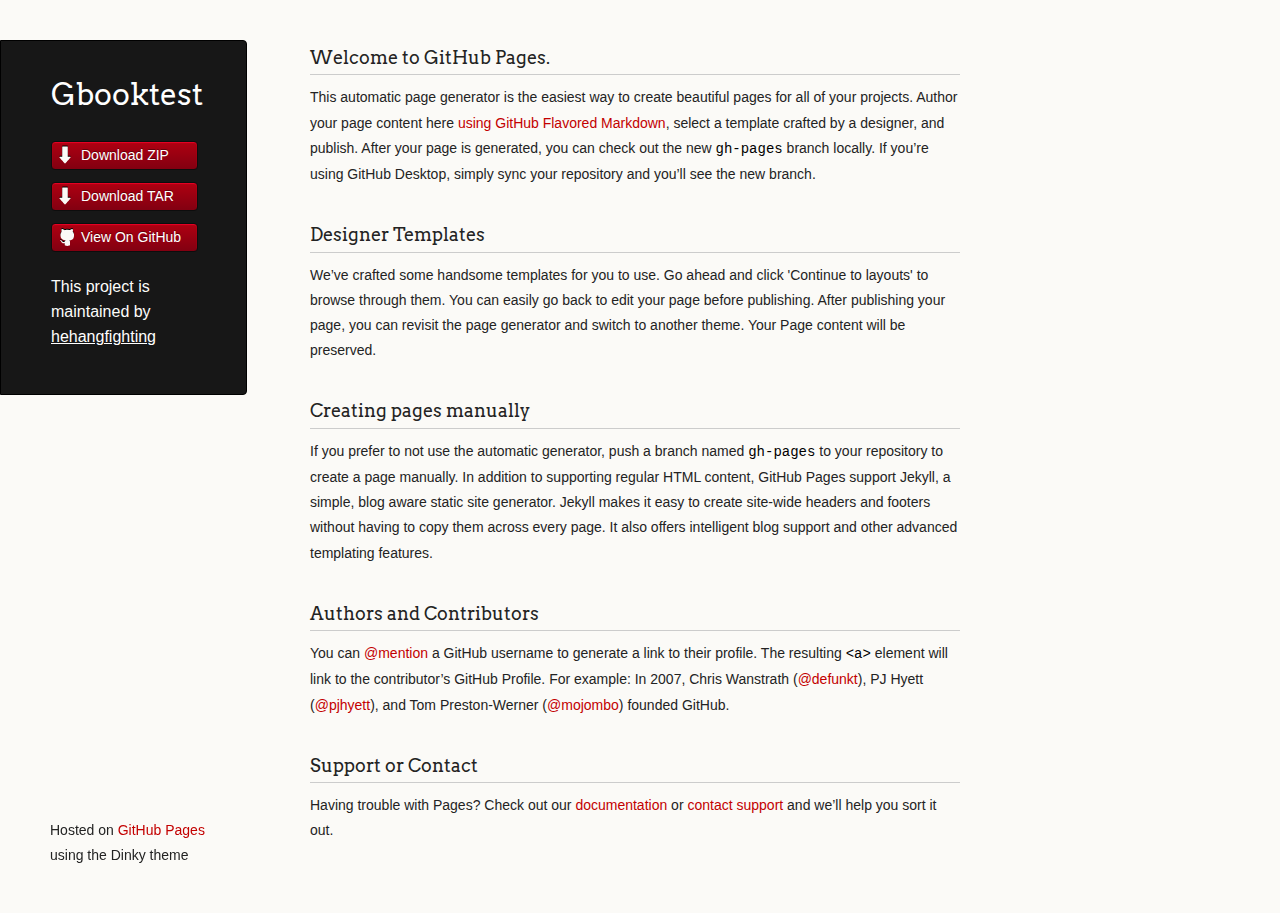
<file: index.html>
<!doctype html>
<html>
  <head>
    <meta charset="utf-8">
    <meta http-equiv="X-UA-Compatible" content="chrome=1">
    <title>Gbooktest by hehangfighting</title>

    <link rel="stylesheet" href="stylesheets/styles.css">
    <link rel="stylesheet" href="stylesheets/github-light.css">
    <script src="javascripts/scale.fix.js"></script>
    <meta name="viewport" content="width=device-width, initial-scale=1, user-scalable=no">
    <!--[if lt IE 9]>
    <script src="//html5shiv.googlecode.com/svn/trunk/html5.js"></script>
    <![endif]-->
  </head>
  <body>
    <div class="wrapper">
      <header>
        <h1 class="header">Gbooktest</h1>
        <p class="header"></p>

        <ul>
          <li class="download"><a class="buttons" href="https://github.com/hehangfighting/gbookTest/zipball/master">Download ZIP</a></li>
          <li class="download"><a class="buttons" href="https://github.com/hehangfighting/gbookTest/tarball/master">Download TAR</a></li>
          <li><a class="buttons github" href="https://github.com/hehangfighting/gbookTest">View On GitHub</a></li>
        </ul>

        <p class="header">This project is maintained by <a class="header name" href="https://github.com/hehangfighting">hehangfighting</a></p>


      </header>
      <section>
        <h3>
<a id="welcome-to-github-pages" class="anchor" href="#welcome-to-github-pages" aria-hidden="true"><span aria-hidden="true" class="octicon octicon-link"></span></a>Welcome to GitHub Pages.</h3>

<p>This automatic page generator is the easiest way to create beautiful pages for all of your projects. Author your page content here <a href="https://guides.github.com/features/mastering-markdown/">using GitHub Flavored Markdown</a>, select a template crafted by a designer, and publish. After your page is generated, you can check out the new <code>gh-pages</code> branch locally. If you’re using GitHub Desktop, simply sync your repository and you’ll see the new branch.</p>

<h3>
<a id="designer-templates" class="anchor" href="#designer-templates" aria-hidden="true"><span aria-hidden="true" class="octicon octicon-link"></span></a>Designer Templates</h3>

<p>We’ve crafted some handsome templates for you to use. Go ahead and click 'Continue to layouts' to browse through them. You can easily go back to edit your page before publishing. After publishing your page, you can revisit the page generator and switch to another theme. Your Page content will be preserved.</p>

<h3>
<a id="creating-pages-manually" class="anchor" href="#creating-pages-manually" aria-hidden="true"><span aria-hidden="true" class="octicon octicon-link"></span></a>Creating pages manually</h3>

<p>If you prefer to not use the automatic generator, push a branch named <code>gh-pages</code> to your repository to create a page manually. In addition to supporting regular HTML content, GitHub Pages support Jekyll, a simple, blog aware static site generator. Jekyll makes it easy to create site-wide headers and footers without having to copy them across every page. It also offers intelligent blog support and other advanced templating features.</p>

<h3>
<a id="authors-and-contributors" class="anchor" href="#authors-and-contributors" aria-hidden="true"><span aria-hidden="true" class="octicon octicon-link"></span></a>Authors and Contributors</h3>

<p>You can <a href="https://help.github.com/articles/basic-writing-and-formatting-syntax/#mentioning-users-and-teams" class="user-mention">@mention</a> a GitHub username to generate a link to their profile. The resulting <code>&lt;a&gt;</code> element will link to the contributor’s GitHub Profile. For example: In 2007, Chris Wanstrath (<a href="https://github.com/defunkt" class="user-mention">@defunkt</a>), PJ Hyett (<a href="https://github.com/pjhyett" class="user-mention">@pjhyett</a>), and Tom Preston-Werner (<a href="https://github.com/mojombo" class="user-mention">@mojombo</a>) founded GitHub.</p>

<h3>
<a id="support-or-contact" class="anchor" href="#support-or-contact" aria-hidden="true"><span aria-hidden="true" class="octicon octicon-link"></span></a>Support or Contact</h3>

<p>Having trouble with Pages? Check out our <a href="https://help.github.com/pages">documentation</a> or <a href="https://github.com/contact">contact support</a> and we’ll help you sort it out.</p>
      </section>
      <footer>
        <p><small>Hosted on <a href="https://pages.github.com">GitHub Pages</a> using the Dinky theme</small></p>
      </footer>
    </div>
    <!--[if !IE]><script>fixScale(document);</script><![endif]-->
		
  </body>
</html>
</file>
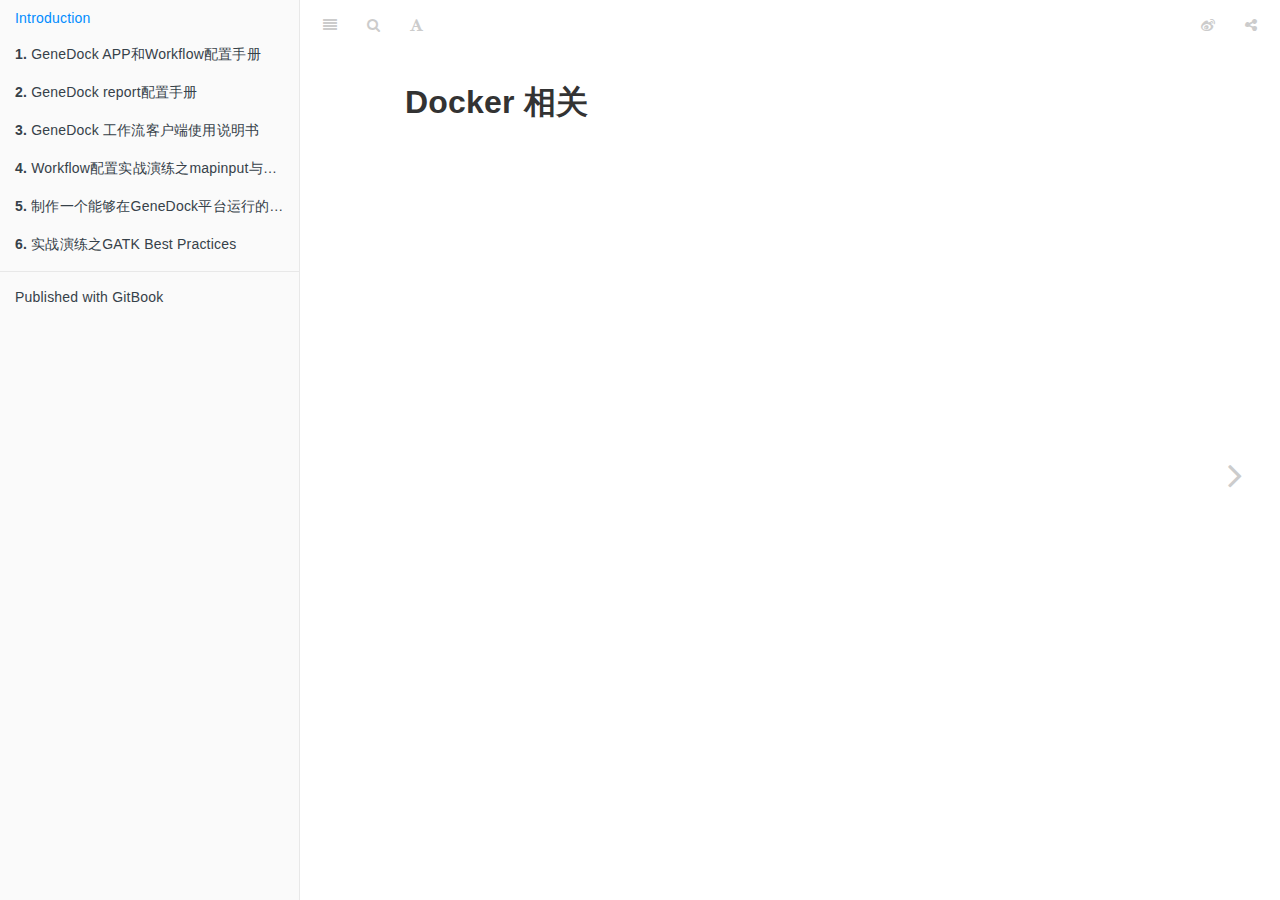
<file: _book/index.html>
<!DOCTYPE HTML>
<html lang="en" >
    
    <head>
        
        <meta charset="UTF-8">
        <meta http-equiv="X-UA-Compatible" content="IE=edge" />
        <title>Introduction | Docker 相关</title>
        <meta content="text/html; charset=utf-8" http-equiv="Content-Type">
        <meta name="description" content="">
        <meta name="generator" content="GitBook 2.6.7">
        
        
        <meta name="HandheldFriendly" content="true"/>
        <meta name="viewport" content="width=device-width, initial-scale=1, user-scalable=no">
        <meta name="apple-mobile-web-app-capable" content="yes">
        <meta name="apple-mobile-web-app-status-bar-style" content="black">
        <link rel="apple-touch-icon-precomposed" sizes="152x152" href="gitbook/images/apple-touch-icon-precomposed-152.png">
        <link rel="shortcut icon" href="gitbook/images/favicon.ico" type="image/x-icon">
        
    <link rel="stylesheet" href="gitbook/style.css">
    
        
        <link rel="stylesheet" href="gitbook/plugins/gitbook-plugin-highlight/website.css">
        
    
        
        <link rel="stylesheet" href="gitbook/plugins/gitbook-plugin-search/search.css">
        
    
        
        <link rel="stylesheet" href="gitbook/plugins/gitbook-plugin-fontsettings/website.css">
        
    
    

        
    
    
    <link rel="next" href="./mds/01.html" />
    
    

        
    </head>
    <body>
        
        
    <div class="book"
        data-level="0"
        data-chapter-title="Introduction"
        data-filepath="README.md"
        data-basepath="."
        data-revision="Mon Apr 18 2016 12:57:04 GMT+0800 (CST)"
        data-innerlanguage="">
    

<div class="book-summary">
    <nav role="navigation">
        <ul class="summary">
            
            
            
            

            

            
    
        <li class="chapter active" data-level="0" data-path="index.html">
            
                
                    <a href="./index.html">
                
                        <i class="fa fa-check"></i>
                        
                        Introduction
                    </a>
            
            
        </li>
    
        <li class="chapter " data-level="1" data-path="mds/01.html">
            
                
                    <a href="./mds/01.html">
                
                        <i class="fa fa-check"></i>
                        
                            <b>1.</b>
                        
                        GeneDock APP和Workflow配置手册
                    </a>
            
            
        </li>
    
        <li class="chapter " data-level="2" data-path="mds/GeneDock report配置手册.html">
            
                
                    <a href="./mds/GeneDock report配置手册.html">
                
                        <i class="fa fa-check"></i>
                        
                            <b>2.</b>
                        
                        GeneDock report配置手册
                    </a>
            
            
        </li>
    
        <li class="chapter " data-level="3" data-path="mds/GeneDock 工作流客户端使用说明书.html">
            
                
                    <a href="./mds/GeneDock 工作流客户端使用说明书.html">
                
                        <i class="fa fa-check"></i>
                        
                            <b>3.</b>
                        
                        GeneDock 工作流客户端使用说明书
                    </a>
            
            
        </li>
    
        <li class="chapter " data-level="4" data-path="mds/Workflow配置实战演练之mapinput与mapoutput.html">
            
                
                    <a href="./mds/Workflow配置实战演练之mapinput与mapoutput.html">
                
                        <i class="fa fa-check"></i>
                        
                            <b>4.</b>
                        
                        Workflow配置实战演练之mapinput与mapoutput
                    </a>
            
            
        </li>
    
        <li class="chapter " data-level="5" data-path="mds/制作一个能够在GeneDock平台运行的Docker镜像.html">
            
                
                    <a href="./mds/制作一个能够在GeneDock平台运行的Docker镜像.html">
                
                        <i class="fa fa-check"></i>
                        
                            <b>5.</b>
                        
                        制作一个能够在GeneDock平台运行的Docker镜像
                    </a>
            
            
        </li>
    
        <li class="chapter " data-level="6" data-path="mds/实战演练之GATK Best Practices.html">
            
                
                    <a href="./mds/实战演练之GATK Best Practices.html">
                
                        <i class="fa fa-check"></i>
                        
                            <b>6.</b>
                        
                        实战演练之GATK Best Practices
                    </a>
            
            
        </li>
    


            
            <li class="divider"></li>
            <li>
                <a href="https://www.gitbook.com" target="blank" class="gitbook-link">
                    Published with GitBook
                </a>
            </li>
            
        </ul>
    </nav>
</div>

    <div class="book-body">
        <div class="body-inner">
            <div class="book-header" role="navigation">
    <!-- Actions Left -->
    

    <!-- Title -->
    <h1>
        <i class="fa fa-circle-o-notch fa-spin"></i>
        <a href="./" >Docker 相关</a>
    </h1>
</div>

            <div class="page-wrapper" tabindex="-1" role="main">
                <div class="page-inner">
                
                
                    <section class="normal" id="section-">
                    
                        <h1 id="docker-&#x76F8;&#x5173;">Docker &#x76F8;&#x5173;</h1>

                    
                    </section>
                
                
                </div>
            </div>
        </div>

        
        
        <a href="./mds/01.html" class="navigation navigation-next navigation-unique" aria-label="Next page: GeneDock APP和Workflow配置手册"><i class="fa fa-angle-right"></i></a>
        
    </div>
</div>

        
<script src="gitbook/app.js"></script>

    
    <script src="gitbook/plugins/gitbook-plugin-search/lunr.min.js"></script>
    

    
    <script src="gitbook/plugins/gitbook-plugin-search/search.js"></script>
    

    
    <script src="gitbook/plugins/gitbook-plugin-sharing/buttons.js"></script>
    

    
    <script src="gitbook/plugins/gitbook-plugin-fontsettings/buttons.js"></script>
    

<script>
require(["gitbook"], function(gitbook) {
    var config = {"highlight":{},"search":{"maxIndexSize":1000000},"sharing":{"facebook":true,"twitter":true,"google":false,"weibo":false,"instapaper":false,"vk":false,"all":["facebook","google","twitter","weibo","instapaper"]},"fontsettings":{"theme":"white","family":"sans","size":2}};
    gitbook.start(config);
});
</script>

        
    </body>
    
</html>
</file>
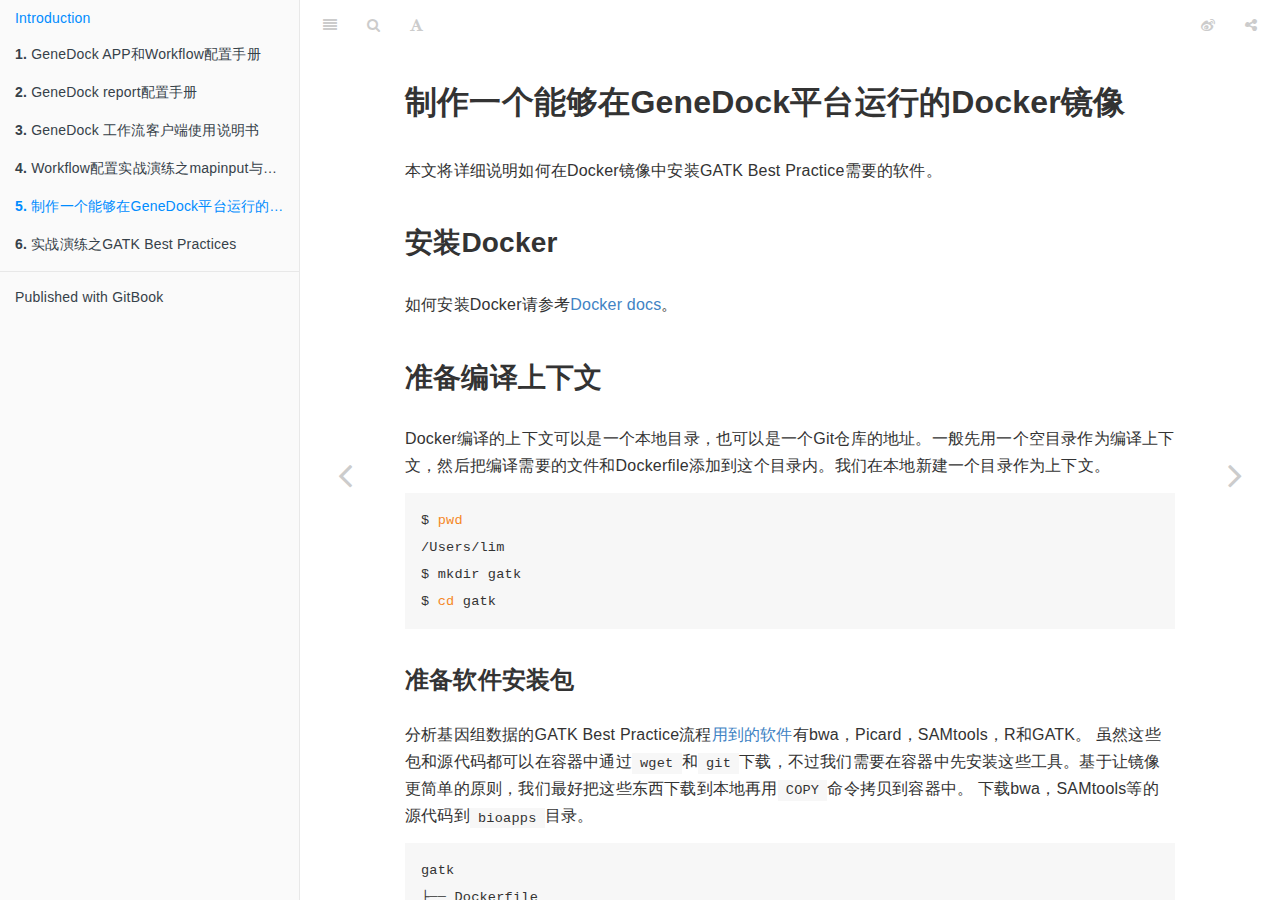
<file: _book/mds/制作一个能够在GeneDock平台运行的Docker镜像.html>
<!DOCTYPE HTML>
<html lang="en" >
    
    <head>
        
        <meta charset="UTF-8">
        <meta http-equiv="X-UA-Compatible" content="IE=edge" />
        <title>制作一个能够在GeneDock平台运行的Docker镜像 | Docker 相关</title>
        <meta content="text/html; charset=utf-8" http-equiv="Content-Type">
        <meta name="description" content="">
        <meta name="generator" content="GitBook 2.6.7">
        
        
        <meta name="HandheldFriendly" content="true"/>
        <meta name="viewport" content="width=device-width, initial-scale=1, user-scalable=no">
        <meta name="apple-mobile-web-app-capable" content="yes">
        <meta name="apple-mobile-web-app-status-bar-style" content="black">
        <link rel="apple-touch-icon-precomposed" sizes="152x152" href="../gitbook/images/apple-touch-icon-precomposed-152.png">
        <link rel="shortcut icon" href="../gitbook/images/favicon.ico" type="image/x-icon">
        
    <link rel="stylesheet" href="../gitbook/style.css">
    
        
        <link rel="stylesheet" href="../gitbook/plugins/gitbook-plugin-highlight/website.css">
        
    
        
        <link rel="stylesheet" href="../gitbook/plugins/gitbook-plugin-search/search.css">
        
    
        
        <link rel="stylesheet" href="../gitbook/plugins/gitbook-plugin-fontsettings/website.css">
        
    
    

        
    
    
    <link rel="next" href="../mds/实战演练之GATK Best Practices.html" />
    
    
    <link rel="prev" href="../mds/Workflow配置实战演练之mapinput与mapoutput.html" />
    

        
    </head>
    <body>
        
        
    <div class="book"
        data-level="5"
        data-chapter-title="制作一个能够在GeneDock平台运行的Docker镜像"
        data-filepath="mds/制作一个能够在GeneDock平台运行的Docker镜像.md"
        data-basepath=".."
        data-revision="Mon Apr 18 2016 12:57:04 GMT+0800 (CST)"
        data-innerlanguage="">
    

<div class="book-summary">
    <nav role="navigation">
        <ul class="summary">
            
            
            
            

            

            
    
        <li class="chapter " data-level="0" data-path="index.html">
            
                
                    <a href="../index.html">
                
                        <i class="fa fa-check"></i>
                        
                        Introduction
                    </a>
            
            
        </li>
    
        <li class="chapter " data-level="1" data-path="mds/01.html">
            
                
                    <a href="../mds/01.html">
                
                        <i class="fa fa-check"></i>
                        
                            <b>1.</b>
                        
                        GeneDock APP和Workflow配置手册
                    </a>
            
            
        </li>
    
        <li class="chapter " data-level="2" data-path="mds/GeneDock report配置手册.html">
            
                
                    <a href="../mds/GeneDock report配置手册.html">
                
                        <i class="fa fa-check"></i>
                        
                            <b>2.</b>
                        
                        GeneDock report配置手册
                    </a>
            
            
        </li>
    
        <li class="chapter " data-level="3" data-path="mds/GeneDock 工作流客户端使用说明书.html">
            
                
                    <a href="../mds/GeneDock 工作流客户端使用说明书.html">
                
                        <i class="fa fa-check"></i>
                        
                            <b>3.</b>
                        
                        GeneDock 工作流客户端使用说明书
                    </a>
            
            
        </li>
    
        <li class="chapter " data-level="4" data-path="mds/Workflow配置实战演练之mapinput与mapoutput.html">
            
                
                    <a href="../mds/Workflow配置实战演练之mapinput与mapoutput.html">
                
                        <i class="fa fa-check"></i>
                        
                            <b>4.</b>
                        
                        Workflow配置实战演练之mapinput与mapoutput
                    </a>
            
            
        </li>
    
        <li class="chapter active" data-level="5" data-path="mds/制作一个能够在GeneDock平台运行的Docker镜像.html">
            
                
                    <a href="../mds/制作一个能够在GeneDock平台运行的Docker镜像.html">
                
                        <i class="fa fa-check"></i>
                        
                            <b>5.</b>
                        
                        制作一个能够在GeneDock平台运行的Docker镜像
                    </a>
            
            
        </li>
    
        <li class="chapter " data-level="6" data-path="mds/实战演练之GATK Best Practices.html">
            
                
                    <a href="../mds/实战演练之GATK Best Practices.html">
                
                        <i class="fa fa-check"></i>
                        
                            <b>6.</b>
                        
                        实战演练之GATK Best Practices
                    </a>
            
            
        </li>
    


            
            <li class="divider"></li>
            <li>
                <a href="https://www.gitbook.com" target="blank" class="gitbook-link">
                    Published with GitBook
                </a>
            </li>
            
        </ul>
    </nav>
</div>

    <div class="book-body">
        <div class="body-inner">
            <div class="book-header" role="navigation">
    <!-- Actions Left -->
    

    <!-- Title -->
    <h1>
        <i class="fa fa-circle-o-notch fa-spin"></i>
        <a href="../" >Docker 相关</a>
    </h1>
</div>

            <div class="page-wrapper" tabindex="-1" role="main">
                <div class="page-inner">
                
                
                    <section class="normal" id="section-">
                    
                        <h1 id="&#x5236;&#x4F5C;&#x4E00;&#x4E2A;&#x80FD;&#x591F;&#x5728;genedock&#x5E73;&#x53F0;&#x8FD0;&#x884C;&#x7684;docker&#x955C;&#x50CF;">&#x5236;&#x4F5C;&#x4E00;&#x4E2A;&#x80FD;&#x591F;&#x5728;GeneDock&#x5E73;&#x53F0;&#x8FD0;&#x884C;&#x7684;Docker&#x955C;&#x50CF;</h1>
<p>&#x672C;&#x6587;&#x5C06;&#x8BE6;&#x7EC6;&#x8BF4;&#x660E;&#x5982;&#x4F55;&#x5728;Docker&#x955C;&#x50CF;&#x4E2D;&#x5B89;&#x88C5;GATK Best Practice&#x9700;&#x8981;&#x7684;&#x8F6F;&#x4EF6;&#x3002;</p>
<h2 id="&#x5B89;&#x88C5;docker">&#x5B89;&#x88C5;Docker</h2>
<p>&#x5982;&#x4F55;&#x5B89;&#x88C5;Docker&#x8BF7;&#x53C2;&#x8003;<a href="https://docs.docker.com/" target="_blank">Docker docs</a>&#x3002;</p>
<h2 id="&#x51C6;&#x5907;&#x7F16;&#x8BD1;&#x4E0A;&#x4E0B;&#x6587;">&#x51C6;&#x5907;&#x7F16;&#x8BD1;&#x4E0A;&#x4E0B;&#x6587;</h2>
<p>Docker&#x7F16;&#x8BD1;&#x7684;&#x4E0A;&#x4E0B;&#x6587;&#x53EF;&#x4EE5;&#x662F;&#x4E00;&#x4E2A;&#x672C;&#x5730;&#x76EE;&#x5F55;&#xFF0C;&#x4E5F;&#x53EF;&#x4EE5;&#x662F;&#x4E00;&#x4E2A;Git&#x4ED3;&#x5E93;&#x7684;&#x5730;&#x5740;&#x3002;&#x4E00;&#x822C;&#x5148;&#x7528;&#x4E00;&#x4E2A;&#x7A7A;&#x76EE;&#x5F55;&#x4F5C;&#x4E3A;&#x7F16;&#x8BD1;&#x4E0A;&#x4E0B;&#x6587;&#xFF0C;&#x7136;&#x540E;&#x628A;&#x7F16;&#x8BD1;&#x9700;&#x8981;&#x7684;&#x6587;&#x4EF6;&#x548C;Dockerfile&#x6DFB;&#x52A0;&#x5230;&#x8FD9;&#x4E2A;&#x76EE;&#x5F55;&#x5185;&#x3002;&#x6211;&#x4EEC;&#x5728;&#x672C;&#x5730;&#x65B0;&#x5EFA;&#x4E00;&#x4E2A;&#x76EE;&#x5F55;&#x4F5C;&#x4E3A;&#x4E0A;&#x4E0B;&#x6587;&#x3002;</p>
<pre><code class="lang-sh">$ <span class="hljs-built_in">pwd</span>
/Users/lim
$ mkdir gatk
$ <span class="hljs-built_in">cd</span> gatk
</code></pre>
<h3 id="&#x51C6;&#x5907;&#x8F6F;&#x4EF6;&#x5B89;&#x88C5;&#x5305;">&#x51C6;&#x5907;&#x8F6F;&#x4EF6;&#x5B89;&#x88C5;&#x5305;</h3>
<p>&#x5206;&#x6790;&#x57FA;&#x56E0;&#x7EC4;&#x6570;&#x636E;&#x7684;GATK Best Practice&#x6D41;&#x7A0B;<a href="https://www.broadinstitute.org/gatk/guide/article?id=2899" target="_blank">&#x7528;&#x5230;&#x7684;&#x8F6F;&#x4EF6;</a>&#x6709;bwa&#xFF0C;Picard&#xFF0C;SAMtools&#xFF0C;R&#x548C;GATK&#x3002;
&#x867D;&#x7136;&#x8FD9;&#x4E9B;&#x5305;&#x548C;&#x6E90;&#x4EE3;&#x7801;&#x90FD;&#x53EF;&#x4EE5;&#x5728;&#x5BB9;&#x5668;&#x4E2D;&#x901A;&#x8FC7;<code>wget</code>&#x548C;<code>git</code>&#x4E0B;&#x8F7D;&#xFF0C;&#x4E0D;&#x8FC7;&#x6211;&#x4EEC;&#x9700;&#x8981;&#x5728;&#x5BB9;&#x5668;&#x4E2D;&#x5148;&#x5B89;&#x88C5;&#x8FD9;&#x4E9B;&#x5DE5;&#x5177;&#x3002;&#x57FA;&#x4E8E;&#x8BA9;&#x955C;&#x50CF;&#x66F4;&#x7B80;&#x5355;&#x7684;&#x539F;&#x5219;&#xFF0C;&#x6211;&#x4EEC;&#x6700;&#x597D;&#x628A;&#x8FD9;&#x4E9B;&#x4E1C;&#x897F;&#x4E0B;&#x8F7D;&#x5230;&#x672C;&#x5730;&#x518D;&#x7528;<code>COPY</code>&#x547D;&#x4EE4;&#x62F7;&#x8D1D;&#x5230;&#x5BB9;&#x5668;&#x4E2D;&#x3002;
&#x4E0B;&#x8F7D;bwa&#xFF0C;SAMtools&#x7B49;&#x7684;&#x6E90;&#x4EE3;&#x7801;&#x5230;<code>bioapps</code>&#x76EE;&#x5F55;&#x3002;</p>
<pre><code class="lang-sh">gatk
&#x251C;&#x2500;&#x2500; Dockerfile
&#x251C;&#x2500;&#x2500; bioapps
&#x2502;   &#x251C;&#x2500;&#x2500; GenomeAnalysisTK.jar
&#x2502;   &#x251C;&#x2500;&#x2500; bwa <span class="hljs-comment"># bwa&#x6E90;&#x4EE3;&#x7801;</span>
&#x2502;   &#x251C;&#x2500;&#x2500; htslib <span class="hljs-comment"># htslib&#x6E90;&#x4EE3;&#x7801;</span>
&#x2502;   &#x251C;&#x2500;&#x2500; picard-tools-<span class="hljs-number">1.141</span>
&#x2502;   &#x2502;   &#x251C;&#x2500;&#x2500; htsjdk-<span class="hljs-number">1.141</span>.jar
&#x2502;   &#x2502;   &#x251C;&#x2500;&#x2500; libIntelDeflater.so
&#x2502;   &#x2502;   &#x251C;&#x2500;&#x2500; picard-lib.jar
&#x2502;   &#x2502;   &#x2514;&#x2500;&#x2500; picard.jar
&#x2502;   &#x2514;&#x2500;&#x2500; samtools <span class="hljs-comment"># SAMtools&#x6E90;&#x4EE3;&#x7801;</span>
&#x251C;&#x2500;&#x2500; load.R
&#x2514;&#x2500;&#x2500; sources.list
</code></pre>
<h3 id="&#x7F16;&#x5199;dockerfile">&#x7F16;&#x5199;Dockerfile</h3>
<p>&#x9996;&#x5148;&#x6307;&#x5B9A;&#x57FA;&#x7840;&#x955C;&#x50CF;&#x548C;&#x955C;&#x50CF;&#x7684;&#x4F5C;&#x8005;&#x3002;</p>
<pre><code>FROM ubuntu:14.04
MAINTAINER GeneDock
</code></pre><p>&#x7531;&#x4E8E;Docker&#x5B98;&#x65B9;&#x63D0;&#x4F9B;&#x7684;ubuntu:14.04&#x955C;&#x50CF;&#x8BBE;&#x7F6E;&#x7684;&#x65F6;&#x533A;&#x4E0D;&#x662F;&#x4E1C;&#x516B;&#x533A;&#xFF0C;&#x8FD9;&#x4F7F;&#x5F97;&#x8BB0;&#x5F55;&#x65E5;&#x5FD7;&#x7684;&#x65F6;&#x95F4;&#x4E0D;&#x662F;&#x5317;&#x4EAC;&#x65F6;&#x95F4;&#xFF0C;&#x6240;&#x4EE5;&#x8981;&#x628A;&#x65F6;&#x95F4;&#x6539;&#x6210;&#x672C;&#x5730;&#x65F6;&#x95F4;&#x3002;</p>
<pre><code>RUN ln -sf /usr/share/zoneinfo/Asia/Shanghai /etc/localtime
</code></pre><p>&#x53E6;&#x5916;&#xFF0C;&#x5B98;&#x65B9;&#x955C;&#x50CF;&#x4F7F;&#x7528;&#x7684;APT&#x8F6F;&#x4EF6;&#x6E90;&#x5728;&#x56FD;&#x5185;&#x8BBF;&#x95EE;&#x4F1A;&#x5F88;&#x6162;&#xFF0C;&#x6211;&#x4EEC;&#x6700;&#x597D;&#x6362;&#x6210;&#x56FD;&#x5185;&#x7684;&#x3002;&#x5927;&#x5BB6;&#x53EF;&#x4EE5;&#x6839;&#x636E;&#x81EA;&#x5DF1;&#x7684;&#x7F51;&#x7EDC;&#x73AF;&#x5883;&#x9009;&#x62E9;&#x4E00;&#x4E2A;&#x9002;&#x5408;&#x81EA;&#x5DF1;&#x7684;<a href="http://wiki.ubuntu.org.cn/%E6%BA%90%E5%88%97%E8%A1%A8" target="_blank">&#x8F6F;&#x4EF6;&#x6E90;</a>&#x3002;</p>
<p>&#x66F4;&#x65B0;&#x8F6F;&#x4EF6;&#x6E90;&#xFF0C;&#x5B89;&#x88C5;&#x4F9D;&#x8D56;&#x3002;</p>
<pre><code>COPY ./sources.list /etc/apt/sources.list
# &#x7F16;&#x8BD1;SAMtools&#x9700;&#x8981;&#x7528;&#x5230;Git&#x3002;&#x5B89;&#x88C5;&#x4E86;Git&#x4EE5;&#x540E;&#xFF0C;&#x4E5F;&#x53EF;&#x4EE5;&#x76F4;&#x63A5;&#x7528;git&#x4ECE;GitHub&#x514B;&#x9686;
# bwa, SAMtools&#x548C;hitlib&#x7684;&#x6E90;&#x4EE3;&#x7801;
RUN apt-get update &amp;&amp; apt-get install -y gcc \
  make \
  zlib1g-dev \
  libncurses-dev \
  openjdk-7-jre \
  git
</code></pre><p>&#x5B89;&#x88C5;bwa&#x3002;</p>
<pre><code># &#x7F16;&#x8BD1;&#x65F6;&#x4F1A;&#x81EA;&#x52A8;&#x5728;&#x5BB9;&#x5668;&#x4E2D;&#x521B;&#x5EFA;/bioapps/bwa&#x76EE;&#x5F55;
COPY ./bioapps/bwa /bioapps/bwa/
WORKDIR /bioapps/bwa
RUN make -j 8
ENV PATH $PATH:/bioapps/bwa
</code></pre><p>&#x5B89;&#x88C5;SAMtools&#xFF0C;&#x6CE8;&#x610F;&#x7F16;&#x8BD1;SAMtools&#x65F6;&#x9700;&#x8981;htslib&#x7684;&#x6E90;&#x4EE3;&#x7801;&#x3002;</p>
<pre><code>COPY ./bioapps/htslib /htslib/
COPY ./bioapps/samtools /samtools/
WORKDIR /samtools
RUN make -j 8 &amp;&amp; make install
WORKDIR /
</code></pre><p>&#x5B89;&#x88C5;Picard&#x548C;GATK&#x3002;</p>
<pre><code>COPY ./bioapps/picard-tools-1.141 /bioapps/picard/
COPY ./bioapps/GenomeAnalysisTK.jar /bioapps/gatk/GenomeAnalysisTK.jar
</code></pre><p>&#x5B89;&#x88C5;R&#x548C;GATK&#x9700;&#x8981;&#x7684;R&#x5305;&#x3002;</p>
<pre><code>RUN echo &quot;deb http://cran.rstudio.com/bin/linux/ubuntu trusty/&quot; &gt;&gt; /etc/apt/sources.list
RUN apt-key adv --keyserver keyserver.ubuntu.com --recv-keys E084DAB9
RUN apt-get update &amp;&amp; apt-get install -y r-base
COPY ./load.R /
RUN Rscript load.R
</code></pre><p>&#x6E05;&#x7406;&#x5B89;&#x88C5;&#x5305;&#x3002;</p>
<pre><code>RUN rm -rf /samtoos /htslib load.R &amp;&amp; apt-get clean
</code></pre><p><strong>&#x6CE8;&#x610F;&#xFF0C;APP&#x8FD0;&#x884C;&#x524D;&#xFF0C;GeneDock&#x7CFB;&#x7EDF;&#x4F1A;&#x628A;APP&#x9700;&#x8981;&#x7684;&#x8F93;&#x5165;&#x6587;&#x4EF6;&#x4E0B;&#x8F7D;&#x5230;&#x5BB9;&#x5668;&#x7684;<code>/var/data</code>&#x76EE;&#x5F55;&#xFF0C;APP&#x4E5F;&#x662F;&#x5728;&#x8FD9;&#x4E2A;&#x76EE;&#x5F55;&#x4E0B;&#x6267;&#x884C;&#xFF0C;&#x6240;&#x4EE5;&#x6211;&#x4EEC;&#x8981;&#x628A;&#x5BB9;&#x5668;&#x542F;&#x52A8;&#x540E;&#x7684;&#x6240;&#x5728;&#x76EE;&#x5F55;&#x8BBE;&#x7F6E;&#x6210;<code>/var/data</code>&#x3002;</strong></p>
<pre><code>WORKDIR /var/data/
</code></pre><h2 id="&#x7F16;&#x8BD1;&#x955C;&#x50CF;">&#x7F16;&#x8BD1;&#x955C;&#x50CF;</h2>
<p>&#x5728;&#x4E0A;&#x4E0B;&#x6587;&#x7684;&#x6839;&#x76EE;&#x5F55;(Dockerfile&#x6240;&#x5728;&#x7684;&#x76EE;&#x5F55;)&#x4E0B;&#x6267;&#x884C;&#x7F16;&#x8BD1;&#x547D;&#x4EE4;&#x3002;</p>
<p><em>&#x6CE8;&#x610F;&#xFF0C;&#x5982;&#x679C;&#x672C;&#x5730;&#x6CA1;&#x6709;ubuntu:14.04&#x955C;&#x50CF;&#xFF0C;&#x7F16;&#x8BD1;&#x65F6;&#x9996;&#x5148;&#x4F1A;&#x4ECE;Docker Hub&#x4E0B;&#x8F7D;&#x8FD9;&#x4E2A;&#x955C;&#x50CF;&#x3002;&#x7531;&#x4E8E;Docker Hub&#x6CA1;&#x6709;&#x5728;&#x56FD;&#x5185;&#x90E8;&#x7F72;&#x670D;&#x52A1;&#x5668;&#x6216;&#x4F7F;&#x7528;&#x56FD;&#x5185;&#x7684;CDN&#x670D;&#x52A1;&#xFF0C;&#x5728;&#x56FD;&#x5185;&#x4E0B;&#x8F7D;&#x955C;&#x50CF;&#x4F1A;&#x975E;&#x5E38;&#x8017;&#x65F6;&#xFF0C;&#x4E0D;&#x8FC7;&#x6211;&#x4EEC;&#x53EF;&#x4EE5;&#x9009;&#x62E9;&#x7B2C;&#x4E09;&#x65B9;&#x7684;&#x52A0;&#x901F;&#x670D;&#x52A1;&#x3002;&#x63A8;&#x8350;&#x4F7F;&#x7528;<a href="https://www.daocloud.io/" target="_blank">DaoCloud</a>&#x6216;&#x8005;<a href="http://tae.taobao.com/" target="_blank">&#x963F;&#x91CC;&#x767E;&#x5DDD;</a>&#x7684;&#x514D;&#x8D39;&#x52A0;&#x901F;&#x670D;&#x52A1;&#x3002;</em></p>
<pre><code class="lang-sh">$ docker build -t genedock/gatk .
Sending build context to Docker daemon  <span class="hljs-number">75.1</span> MB
Sending build context to Docker daemon
Step <span class="hljs-number">0</span> : FROM ubuntu:<span class="hljs-number">14.04</span>
Pulling repository ubuntu
ca4d7b1b9a51: Download complete
<span class="hljs-number">2332</span>d8973c93: Download complete
ea358092da77: Download complete
a467a7c6794f: Download complete
Status: Downloaded newer image <span class="hljs-keyword">for</span> ubuntu:<span class="hljs-number">14.04</span>
 ---&gt; ca4d7b1b9a51
Step <span class="hljs-number">1</span> : MAINTAINER GeneDock
 ---&gt; Running <span class="hljs-keyword">in</span> <span class="hljs-number">6</span>b2f2c5a9481
 ---&gt; <span class="hljs-number">66</span>e0e1603968
Removing intermediate container <span class="hljs-number">6</span>b2f2c5a9481
...
</code></pre>
<p>&#x7F16;&#x8BD1;&#x5B8C;&#x6210;&#x4EE5;&#x540E;&#xFF0C;&#x542F;&#x52A8;&#x4E00;&#x4E2A;&#x5BB9;&#x5668;&#x9A8C;&#x8BC1;&#x9700;&#x8981;&#x7684;&#x8F6F;&#x4EF6;&#x662F;&#x5426;&#x90FD;&#x6B63;&#x786E;&#x5B89;&#x88C5;&#x4E86;&#x3002;</p>
<pre><code class="lang-sh">$ docker images
REPOSITORY     TAG      IMAGE ID       CREATED          VIRTUAL SIZE
genedock/gatk  latest   c7c52e55b851   <span class="hljs-number">17</span> hours ago     <span class="hljs-number">998</span> MB

$ docker run -it genedock/gatk
root@<span class="hljs-number">8</span>a78342c323c:/var/data<span class="hljs-comment"># bwa</span>

Program: bwa (alignment via Burrows-Wheeler transformation)
Version: <span class="hljs-number">0.7</span>.<span class="hljs-number">12</span>-r1044
...

root@<span class="hljs-number">8</span>a78342c323c:/var/data<span class="hljs-comment"># samtools --version</span>
samtools <span class="hljs-number">1.2</span>-<span class="hljs-number">232</span>-g87cdc4a
Using htslib <span class="hljs-number">1.2</span>.<span class="hljs-number">1</span>-<span class="hljs-number">250</span>-gfa6ed9a
Copyright (C) <span class="hljs-number">2015</span> Genome Research Ltd.

root@<span class="hljs-number">8</span>a78342c323c:/var/data<span class="hljs-comment"># R --version</span>
R version <span class="hljs-number">3.2</span>.<span class="hljs-number">2</span> (<span class="hljs-number">2015</span>-<span class="hljs-number">08</span>-<span class="hljs-number">14</span>) -- <span class="hljs-string">&quot;Fire Safety&quot;</span>
Copyright (C) <span class="hljs-number">2015</span> The R Foundation <span class="hljs-keyword">for</span> Statistical Computing
Platform: x86_64-pc-linux-gnu (<span class="hljs-number">64</span>-bit)
...

root@<span class="hljs-number">8</span>a78342c323c:/var/data<span class="hljs-comment"># java -jar /bioapps/picard/picard.jar -h</span>
USAGE: PicardCommandLine &lt;program name&gt; [-h]
...

root@<span class="hljs-number">8</span>a78342c323c:/var/data<span class="hljs-comment"># java -jar /bioapps/gatk/GenomeAnalysisTK.jar --version</span>
<span class="hljs-number">3.4</span>-<span class="hljs-number">46</span>-gbc02625
</code></pre>
<h2 id="&#x4E0A;&#x4F20;&#x955C;&#x50CF;">&#x4E0A;&#x4F20;&#x955C;&#x50CF;</h2>
<p>&#x76EE;&#x524D;&#x8FD8;&#x4E0D;&#x652F;&#x6301;&#x4ECE;&#x5916;&#x7F51;&#x4E0A;&#x4F20;&#x955C;&#x50CF;&#x5230;GeneDock&#x79C1;&#x6709;&#x4ED3;&#x5E93;&#xFF0C;&#x5982;&#x679C;&#x9700;&#x8981;&#x4E0A;&#x4F20;&#x955C;&#x50CF;&#xFF0C;&#x8BF7;&#x8054;&#x7CFB;&#x6211;&#x4EEC;&#x3002;</p>
<h2 id="&#x9644;&#x5F55;">&#x9644;&#x5F55;</h2>
<h3 id="dockerfile">Dockerfile</h3>
<pre><code>FROM ubuntu:14.04
MAINTAINER GeneDock

RUN ln -sf /usr/share/zoneinfo/Asia/Shanghai /etc/localtime
COPY ./sources.list /etc/apt/sources.list

# &#x5B89;&#x88C5;&#x4F9D;&#x8D56;
# &#x7F16;&#x8BD1;SAMtools&#x9700;&#x8981;&#x7528;&#x5230;Git&#x3002;&#x5B89;&#x88C5;&#x4E86;Git&#x4EE5;&#x540E;&#xFF0C;&#x4E5F;&#x53EF;&#x4EE5;&#x76F4;&#x63A5;&#x7528;Git&#x4ECE;GitHub&#x514B;&#x9686;
# bwa, SAMtools&#x548C;hitlib&#x7684;&#x6E90;&#x4EE3;&#x7801;
RUN apt-get update &amp;&amp; apt-get install -y gcc \
  make \
  zlib1g-dev \
  libncurses-dev \
  openjdk-7-jre \
  git

# &#x5B89;&#x88C5;bwa
COPY ./bioapps/bwa /bioapps/bwa/
WORKDIR /bioapps/bwa
RUN make -j 8
ENV PATH $PATH:/bioapps/bwa

# &#x5B89;&#x88C5;samtools
COPY ./bioapps/htslib /htslib/
COPY ./bioapps/samtools /samtools/
WORKDIR /samtools
RUN make -j 8 &amp;&amp; make install
WORKDIR /

# &#x5B89;&#x88C5;Picard&#x548C;GATK
COPY ./bioapps/picard-tools-1.141 /bioapps/picard/
COPY ./bioapps/GenomeAnalysisTK.jar /bioapps/gatk/GenomeAnalysisTK.jar

# &#x5B89;&#x88C5;R&#x548C;GATK&#x9700;&#x8981;&#x7684;R&#x5305;
RUN echo &quot;deb http://cran.rstudio.com/bin/linux/ubuntu trusty/&quot; &gt;&gt; /etc/apt/sources.list
RUN apt-key adv --keyserver keyserver.ubuntu.com --recv-keys E084DAB9
RUN apt-get update &amp;&amp; apt-get install -y r-base
COPY ./load.R /
RUN Rscript load.R

RUN rm -rf /samtoos /htslib load.R &amp;&amp; apt-get clean
WORKDIR /var/data/
</code></pre><h3 id="loadr">load.R</h3>
<pre><code>options(repos=&quot;http://cran.rstudio.com/&quot;)
install.packages(&quot;gplots&quot;)
install.packages(&quot;ggplot2&quot;)
install.packages(&quot;reshape&quot;)
install.packages(&quot;gsalib&quot;)
</code></pre>
                    
                    </section>
                
                
                </div>
            </div>
        </div>

        
        <a href="../mds/Workflow配置实战演练之mapinput与mapoutput.html" class="navigation navigation-prev " aria-label="Previous page: Workflow配置实战演练之mapinput与mapoutput"><i class="fa fa-angle-left"></i></a>
        
        
        <a href="../mds/实战演练之GATK Best Practices.html" class="navigation navigation-next " aria-label="Next page: 实战演练之GATK Best Practices"><i class="fa fa-angle-right"></i></a>
        
    </div>
</div>

        
<script src="../gitbook/app.js"></script>

    
    <script src="../gitbook/plugins/gitbook-plugin-search/lunr.min.js"></script>
    

    
    <script src="../gitbook/plugins/gitbook-plugin-search/search.js"></script>
    

    
    <script src="../gitbook/plugins/gitbook-plugin-sharing/buttons.js"></script>
    

    
    <script src="../gitbook/plugins/gitbook-plugin-fontsettings/buttons.js"></script>
    

<script>
require(["gitbook"], function(gitbook) {
    var config = {"highlight":{},"search":{"maxIndexSize":1000000},"sharing":{"facebook":true,"twitter":true,"google":false,"weibo":false,"instapaper":false,"vk":false,"all":["facebook","google","twitter","weibo","instapaper"]},"fontsettings":{"theme":"white","family":"sans","size":2}};
    gitbook.start(config);
});
</script>

        
    </body>
    
</html>
</file>
<file: stylesheets/github-light.css>
/*
The MIT License (MIT)

Copyright (c) 2016 GitHub, Inc.

Permission is hereby granted, free of charge, to any person obtaining a copy
of this software and associated documentation files (the "Software"), to deal
in the Software without restriction, including without limitation the rights
to use, copy, modify, merge, publish, distribute, sublicense, and/or sell
copies of the Software, and to permit persons to whom the Software is
furnished to do so, subject to the following conditions:

The above copyright notice and this permission notice shall be included in all
copies or substantial portions of the Software.

THE SOFTWARE IS PROVIDED "AS IS", WITHOUT WARRANTY OF ANY KIND, EXPRESS OR
IMPLIED, INCLUDING BUT NOT LIMITED TO THE WARRANTIES OF MERCHANTABILITY,
FITNESS FOR A PARTICULAR PURPOSE AND NONINFRINGEMENT. IN NO EVENT SHALL THE
AUTHORS OR COPYRIGHT HOLDERS BE LIABLE FOR ANY CLAIM, DAMAGES OR OTHER
LIABILITY, WHETHER IN AN ACTION OF CONTRACT, TORT OR OTHERWISE, ARISING FROM,
OUT OF OR IN CONNECTION WITH THE SOFTWARE OR THE USE OR OTHER DEALINGS IN THE
SOFTWARE.

*/

.pl-c /* comment */ {
  color: #969896;
}

.pl-c1 /* constant, variable.other.constant, support, meta.property-name, support.constant, support.variable, meta.module-reference, markup.raw, meta.diff.header */,
.pl-s .pl-v /* string variable */ {
  color: #0086b3;
}

.pl-e /* entity */,
.pl-en /* entity.name */ {
  color: #795da3;
}

.pl-smi /* variable.parameter.function, storage.modifier.package, storage.modifier.import, storage.type.java, variable.other */,
.pl-s .pl-s1 /* string source */ {
  color: #333;
}

.pl-ent /* entity.name.tag */ {
  color: #63a35c;
}

.pl-k /* keyword, storage, storage.type */ {
  color: #a71d5d;
}

.pl-s /* string */,
.pl-pds /* punctuation.definition.string, string.regexp.character-class */,
.pl-s .pl-pse .pl-s1 /* string punctuation.section.embedded source */,
.pl-sr /* string.regexp */,
.pl-sr .pl-cce /* string.regexp constant.character.escape */,
.pl-sr .pl-sre /* string.regexp source.ruby.embedded */,
.pl-sr .pl-sra /* string.regexp string.regexp.arbitrary-repitition */ {
  color: #183691;
}

.pl-v /* variable */ {
  color: #ed6a43;
}

.pl-id /* invalid.deprecated */ {
  color: #b52a1d;
}

.pl-ii /* invalid.illegal */ {
  color: #f8f8f8;
  background-color: #b52a1d;
}

.pl-sr .pl-cce /* string.regexp constant.character.escape */ {
  font-weight: bold;
  color: #63a35c;
}

.pl-ml /* markup.list */ {
  color: #693a17;
}

.pl-mh /* markup.heading */,
.pl-mh .pl-en /* markup.heading entity.name */,
.pl-ms /* meta.separator */ {
  font-weight: bold;
  color: #1d3e81;
}

.pl-mq /* markup.quote */ {
  color: #008080;
}

.pl-mi /* markup.italic */ {
  font-style: italic;
  color: #333;
}

.pl-mb /* markup.bold */ {
  font-weight: bold;
  color: #333;
}

.pl-md /* markup.deleted, meta.diff.header.from-file */ {
  color: #bd2c00;
  background-color: #ffecec;
}

.pl-mi1 /* markup.inserted, meta.diff.header.to-file */ {
  color: #55a532;
  background-color: #eaffea;
}

.pl-mdr /* meta.diff.range */ {
  font-weight: bold;
  color: #795da3;
}

.pl-mo /* meta.output */ {
  color: #1d3e81;
}
</file>
<file: _book/gitbook/plugins/gitbook-plugin-highlight/website.css>
.book .book-body .page-wrapper .page-inner section.normal pre,
.book .book-body .page-wrapper .page-inner section.normal code {
  /* http://jmblog.github.com/color-themes-for-google-code-highlightjs */
  /* Tomorrow Comment */
  /* Tomorrow Red */
  /* Tomorrow Orange */
  /* Tomorrow Yellow */
  /* Tomorrow Green */
  /* Tomorrow Aqua */
  /* Tomorrow Blue */
  /* Tomorrow Purple */
}
.book .book-body .page-wrapper .page-inner section.normal pre .hljs-comment,
.book .book-body .page-wrapper .page-inner section.normal code .hljs-comment,
.book .book-body .page-wrapper .page-inner section.normal pre .hljs-title,
.book .book-body .page-wrapper .page-inner section.normal code .hljs-title {
  color: #8e908c;
}
.book .book-body .page-wrapper .page-inner section.normal pre .hljs-variable,
.book .book-body .page-wrapper .page-inner section.normal code .hljs-variable,
.book .book-body .page-wrapper .page-inner section.normal pre .hljs-attribute,
.book .book-body .page-wrapper .page-inner section.normal code .hljs-attribute,
.book .book-body .page-wrapper .page-inner section.normal pre .hljs-tag,
.book .book-body .page-wrapper .page-inner section.normal code .hljs-tag,
.book .book-body .page-wrapper .page-inner section.normal pre .hljs-regexp,
.book .book-body .page-wrapper .page-inner section.normal code .hljs-regexp,
.book .book-body .page-wrapper .page-inner section.normal pre .ruby .hljs-constant,
.book .book-body .page-wrapper .page-inner section.normal code .ruby .hljs-constant,
.book .book-body .page-wrapper .page-inner section.normal pre .xml .hljs-tag .hljs-title,
.book .book-body .page-wrapper .page-inner section.normal code .xml .hljs-tag .hljs-title,
.book .book-body .page-wrapper .page-inner section.normal pre .xml .hljs-pi,
.book .book-body .page-wrapper .page-inner section.normal code .xml .hljs-pi,
.book .book-body .page-wrapper .page-inner section.normal pre .xml .hljs-doctype,
.book .book-body .page-wrapper .page-inner section.normal code .xml .hljs-doctype,
.book .book-body .page-wrapper .page-inner section.normal pre .html .hljs-doctype,
.book .book-body .page-wrapper .page-inner section.normal code .html .hljs-doctype,
.book .book-body .page-wrapper .page-inner section.normal pre .css .hljs-id,
.book .book-body .page-wrapper .page-inner section.normal code .css .hljs-id,
.book .book-body .page-wrapper .page-inner section.normal pre .css .hljs-class,
.book .book-body .page-wrapper .page-inner section.normal code .css .hljs-class,
.book .book-body .page-wrapper .page-inner section.normal pre .css .hljs-pseudo,
.book .book-body .page-wrapper .page-inner section.normal code .css .hljs-pseudo {
  color: #c82829;
}
.book .book-body .page-wrapper .page-inner section.normal pre .hljs-number,
.book .book-body .page-wrapper .page-inner section.normal code .hljs-number,
.book .book-body .page-wrapper .page-inner section.normal pre .hljs-preprocessor,
.book .book-body .page-wrapper .page-inner section.normal code .hljs-preprocessor,
.book .book-body .page-wrapper .page-inner section.normal pre .hljs-pragma,
.book .book-body .page-wrapper .page-inner section.normal code .hljs-pragma,
.book .book-body .page-wrapper .page-inner section.normal pre .hljs-built_in,
.book .book-body .page-wrapper .page-inner section.normal code .hljs-built_in,
.book .book-body .page-wrapper .page-inner section.normal pre .hljs-literal,
.book .book-body .page-wrapper .page-inner section.normal code .hljs-literal,
.book .book-body .page-wrapper .page-inner section.normal pre .hljs-params,
.book .book-body .page-wrapper .page-inner section.normal code .hljs-params,
.book .book-body .page-wrapper .page-inner section.normal pre .hljs-constant,
.book .book-body .page-wrapper .page-inner section.normal code .hljs-constant {
  color: #f5871f;
}
.book .book-body .page-wrapper .page-inner section.normal pre .ruby .hljs-class .hljs-title,
.book .book-body .page-wrapper .page-inner section.normal code .ruby .hljs-class .hljs-title,
.book .book-body .page-wrapper .page-inner section.normal pre .css .hljs-rules .hljs-attribute,
.book .book-body .page-wrapper .page-inner section.normal code .css .hljs-rules .hljs-attribute {
  color: #eab700;
}
.book .book-body .page-wrapper .page-inner section.normal pre .hljs-string,
.book .book-body .page-wrapper .page-inner section.normal code .hljs-string,
.book .book-body .page-wrapper .page-inner section.normal pre .hljs-value,
.book .book-body .page-wrapper .page-inner section.normal code .hljs-value,
.book .book-body .page-wrapper .page-inner section.normal pre .hljs-inheritance,
.book .book-body .page-wrapper .page-inner section.normal code .hljs-inheritance,
.book .book-body .page-wrapper .page-inner section.normal pre .hljs-header,
.book .book-body .page-wrapper .page-inner section.normal code .hljs-header,
.book .book-body .page-wrapper .page-inner section.normal pre .ruby .hljs-symbol,
.book .book-body .page-wrapper .page-inner section.normal code .ruby .hljs-symbol,
.book .book-body .page-wrapper .page-inner section.normal pre .xml .hljs-cdata,
.book .book-body .page-wrapper .page-inner section.normal code .xml .hljs-cdata {
  color: #718c00;
}
.book .book-body .page-wrapper .page-inner section.normal pre .css .hljs-hexcolor,
.book .book-body .page-wrapper .page-inner section.normal code .css .hljs-hexcolor {
  color: #3e999f;
}
.book .book-body .page-wrapper .page-inner section.normal pre .hljs-function,
.book .book-body .page-wrapper .page-inner section.normal code .hljs-function,
.book .book-body .page-wrapper .page-inner section.normal pre .python .hljs-decorator,
.book .book-body .page-wrapper .page-inner section.normal code .python .hljs-decorator,
.book .book-body .page-wrapper .page-inner section.normal pre .python .hljs-title,
.book .book-body .page-wrapper .page-inner section.normal code .python .hljs-title,
.book .book-body .page-wrapper .page-inner section.normal pre .ruby .hljs-function .hljs-title,
.book .book-body .page-wrapper .page-inner section.normal code .ruby .hljs-function .hljs-title,
.book .book-body .page-wrapper .page-inner section.normal pre .ruby .hljs-title .hljs-keyword,
.book .book-body .page-wrapper .page-inner section.normal code .ruby .hljs-title .hljs-keyword,
.book .book-body .page-wrapper .page-inner section.normal pre .perl .hljs-sub,
.book .book-body .page-wrapper .page-inner section.normal code .perl .hljs-sub,
.book .book-body .page-wrapper .page-inner section.normal pre .javascript .hljs-title,
.book .book-body .page-wrapper .page-inner section.normal code .javascript .hljs-title,
.book .book-body .page-wrapper .page-inner section.normal pre .coffeescript .hljs-title,
.book .book-body .page-wrapper .page-inner section.normal code .coffeescript .hljs-title {
  color: #4271ae;
}
.book .book-body .page-wrapper .page-inner section.normal pre .hljs-keyword,
.book .book-body .page-wrapper .page-inner section.normal code .hljs-keyword,
.book .book-body .page-wrapper .page-inner section.normal pre .javascript .hljs-function,
.book .book-body .page-wrapper .page-inner section.normal code .javascript .hljs-function {
  color: #8959a8;
}
.book .book-body .page-wrapper .page-inner section.normal pre .hljs,
.book .book-body .page-wrapper .page-inner section.normal code .hljs {
  display: block;
  background: white;
  color: #4d4d4c;
  padding: 0.5em;
}
.book .book-body .page-wrapper .page-inner section.normal pre .coffeescript .javascript,
.book .book-body .page-wrapper .page-inner section.normal code .coffeescript .javascript,
.book .book-body .page-wrapper .page-inner section.normal pre .javascript .xml,
.book .book-body .page-wrapper .page-inner section.normal code .javascript .xml,
.book .book-body .page-wrapper .page-inner section.normal pre .tex .hljs-formula,
.book .book-body .page-wrapper .page-inner section.normal code .tex .hljs-formula,
.book .book-body .page-wrapper .page-inner section.normal pre .xml .javascript,
.book .book-body .page-wrapper .page-inner section.normal code .xml .javascript,
.book .book-body .page-wrapper .page-inner section.normal pre .xml .vbscript,
.book .book-body .page-wrapper .page-inner section.normal code .xml .vbscript,
.book .book-body .page-wrapper .page-inner section.normal pre .xml .css,
.book .book-body .page-wrapper .page-inner section.normal code .xml .css,
.book .book-body .page-wrapper .page-inner section.normal pre .xml .hljs-cdata,
.book .book-body .page-wrapper .page-inner section.normal code .xml .hljs-cdata {
  opacity: 0.5;
}
.book.color-theme-1 .book-body .page-wrapper .page-inner section.normal pre,
.book.color-theme-1 .book-body .page-wrapper .page-inner section.normal code {
  /*

Orginal Style from ethanschoonover.com/solarized (c) Jeremy Hull <sourdrums@gmail.com>

*/
  /* Solarized Green */
  /* Solarized Cyan */
  /* Solarized Blue */
  /* Solarized Yellow */
  /* Solarized Orange */
  /* Solarized Red */
  /* Solarized Violet */
}
.book.color-theme-1 .book-body .page-wrapper .page-inner section.normal pre .hljs,
.book.color-theme-1 .book-body .page-wrapper .page-inner section.normal code .hljs {
  display: block;
  padding: 0.5em;
  background: #fdf6e3;
  color: #657b83;
}
.book.color-theme-1 .book-body .page-wrapper .page-inner section.normal pre .hljs-comment,
.book.color-theme-1 .book-body .page-wrapper .page-inner section.normal code .hljs-comment,
.book.color-theme-1 .book-body .page-wrapper .page-inner section.normal pre .hljs-template_comment,
.book.color-theme-1 .book-body .page-wrapper .page-inner section.normal code .hljs-template_comment,
.book.color-theme-1 .book-body .page-wrapper .page-inner section.normal pre .diff .hljs-header,
.book.color-theme-1 .book-body .page-wrapper .page-inner section.normal code .diff .hljs-header,
.book.color-theme-1 .book-body .page-wrapper .page-inner section.normal pre .hljs-doctype,
.book.color-theme-1 .book-body .page-wrapper .page-inner section.normal code .hljs-doctype,
.book.color-theme-1 .book-body .page-wrapper .page-inner section.normal pre .hljs-pi,
.book.color-theme-1 .book-body .page-wrapper .page-inner section.normal code .hljs-pi,
.book.color-theme-1 .book-body .page-wrapper .page-inner section.normal pre .lisp .hljs-string,
.book.color-theme-1 .book-body .page-wrapper .page-inner section.normal code .lisp .hljs-string,
.book.color-theme-1 .book-body .page-wrapper .page-inner section.normal pre .hljs-javadoc,
.book.color-theme-1 .book-body .page-wrapper .page-inner section.normal code .hljs-javadoc {
  color: #93a1a1;
}
.book.color-theme-1 .book-body .page-wrapper .page-inner section.normal pre .hljs-keyword,
.book.color-theme-1 .book-body .page-wrapper .page-inner section.normal code .hljs-keyword,
.book.color-theme-1 .book-body .page-wrapper .page-inner section.normal pre .hljs-winutils,
.book.color-theme-1 .book-body .page-wrapper .page-inner section.normal code .hljs-winutils,
.book.color-theme-1 .book-body .page-wrapper .page-inner section.normal pre .method,
.book.color-theme-1 .book-body .page-wrapper .page-inner section.normal code .method,
.book.color-theme-1 .book-body .page-wrapper .page-inner section.normal pre .hljs-addition,
.book.color-theme-1 .book-body .page-wrapper .page-inner section.normal code .hljs-addition,
.book.color-theme-1 .book-body .page-wrapper .page-inner section.normal pre .css .hljs-tag,
.book.color-theme-1 .book-body .page-wrapper .page-inner section.normal code .css .hljs-tag,
.book.color-theme-1 .book-body .page-wrapper .page-inner section.normal pre .hljs-request,
.book.color-theme-1 .book-body .page-wrapper .page-inner section.normal code .hljs-request,
.book.color-theme-1 .book-body .page-wrapper .page-inner section.normal pre .hljs-status,
.book.color-theme-1 .book-body .page-wrapper .page-inner section.normal code .hljs-status,
.book.color-theme-1 .book-body .page-wrapper .page-inner section.normal pre .nginx .hljs-title,
.book.color-theme-1 .book-body .page-wrapper .page-inner section.normal code .nginx .hljs-title {
  color: #859900;
}
.book.color-theme-1 .book-body .page-wrapper .page-inner section.normal pre .hljs-number,
.book.color-theme-1 .book-body .page-wrapper .page-inner section.normal code .hljs-number,
.book.color-theme-1 .book-body .page-wrapper .page-inner section.normal pre .hljs-command,
.book.color-theme-1 .book-body .page-wrapper .page-inner section.normal code .hljs-command,
.book.color-theme-1 .book-body .page-wrapper .page-inner section.normal pre .hljs-string,
.book.color-theme-1 .book-body .page-wrapper .page-inner section.normal code .hljs-string,
.book.color-theme-1 .book-body .page-wrapper .page-inner section.normal pre .hljs-tag .hljs-value,
.book.color-theme-1 .book-body .page-wrapper .page-inner section.normal code .hljs-tag .hljs-value,
.book.color-theme-1 .book-body .page-wrapper .page-inner section.normal pre .hljs-rules .hljs-value,
.book.color-theme-1 .book-body .page-wrapper .page-inner section.normal code .hljs-rules .hljs-value,
.book.color-theme-1 .book-body .page-wrapper .page-inner section.normal pre .hljs-phpdoc,
.book.color-theme-1 .book-body .page-wrapper .page-inner section.normal code .hljs-phpdoc,
.book.color-theme-1 .book-body .page-wrapper .page-inner section.normal pre .tex .hljs-formula,
.book.color-theme-1 .book-body .page-wrapper .page-inner section.normal code .tex .hljs-formula,
.book.color-theme-1 .book-body .page-wrapper .page-inner section.normal pre .hljs-regexp,
.book.color-theme-1 .book-body .page-wrapper .page-inner section.normal code .hljs-regexp,
.book.color-theme-1 .book-body .page-wrapper .page-inner section.normal pre .hljs-hexcolor,
.book.color-theme-1 .book-body .page-wrapper .page-inner section.normal code .hljs-hexcolor,
.book.color-theme-1 .book-body .page-wrapper .page-inner section.normal pre .hljs-link_url,
.book.color-theme-1 .book-body .page-wrapper .page-inner section.normal code .hljs-link_url {
  color: #2aa198;
}
.book.color-theme-1 .book-body .page-wrapper .page-inner section.normal pre .hljs-title,
.book.color-theme-1 .book-body .page-wrapper .page-inner section.normal code .hljs-title,
.book.color-theme-1 .book-body .page-wrapper .page-inner section.normal pre .hljs-localvars,
.book.color-theme-1 .book-body .page-wrapper .page-inner section.normal code .hljs-localvars,
.book.color-theme-1 .book-body .page-wrapper .page-inner section.normal pre .hljs-chunk,
.book.color-theme-1 .book-body .page-wrapper .page-inner section.normal code .hljs-chunk,
.book.color-theme-1 .book-body .page-wrapper .page-inner section.normal pre .hljs-decorator,
.book.color-theme-1 .book-body .page-wrapper .page-inner section.normal code .hljs-decorator,
.book.color-theme-1 .book-body .page-wrapper .page-inner section.normal pre .hljs-built_in,
.book.color-theme-1 .book-body .page-wrapper .page-inner section.normal code .hljs-built_in,
.book.color-theme-1 .book-body .page-wrapper .page-inner section.normal pre .hljs-identifier,
.book.color-theme-1 .book-body .page-wrapper .page-inner section.normal code .hljs-identifier,
.book.color-theme-1 .book-body .page-wrapper .page-inner section.normal pre .vhdl .hljs-literal,
.book.color-theme-1 .book-body .page-wrapper .page-inner section.normal code .vhdl .hljs-literal,
.book.color-theme-1 .book-body .page-wrapper .page-inner section.normal pre .hljs-id,
.book.color-theme-1 .book-body .page-wrapper .page-inner section.normal code .hljs-id,
.book.color-theme-1 .book-body .page-wrapper .page-inner section.normal pre .css .hljs-function,
.book.color-theme-1 .book-body .page-wrapper .page-inner section.normal code .css .hljs-function {
  color: #268bd2;
}
.book.color-theme-1 .book-body .page-wrapper .page-inner section.normal pre .hljs-attribute,
.book.color-theme-1 .book-body .page-wrapper .page-inner section.normal code .hljs-attribute,
.book.color-theme-1 .book-body .page-wrapper .page-inner section.normal pre .hljs-variable,
.book.color-theme-1 .book-body .page-wrapper .page-inner section.normal code .hljs-variable,
.book.color-theme-1 .book-body .page-wrapper .page-inner section.normal pre .lisp .hljs-body,
.book.color-theme-1 .book-body .page-wrapper .page-inner section.normal code .lisp .hljs-body,
.book.color-theme-1 .book-body .page-wrapper .page-inner section.normal pre .smalltalk .hljs-number,
.book.color-theme-1 .book-body .page-wrapper .page-inner section.normal code .smalltalk .hljs-number,
.book.color-theme-1 .book-body .page-wrapper .page-inner section.normal pre .hljs-constant,
.book.color-theme-1 .book-body .page-wrapper .page-inner section.normal code .hljs-constant,
.book.color-theme-1 .book-body .page-wrapper .page-inner section.normal pre .hljs-class .hljs-title,
.book.color-theme-1 .book-body .page-wrapper .page-inner section.normal code .hljs-class .hljs-title,
.book.color-theme-1 .book-body .page-wrapper .page-inner section.normal pre .hljs-parent,
.book.color-theme-1 .book-body .page-wrapper .page-inner section.normal code .hljs-parent,
.book.color-theme-1 .book-body .page-wrapper .page-inner section.normal pre .haskell .hljs-type,
.book.color-theme-1 .book-body .page-wrapper .page-inner section.normal code .haskell .hljs-type,
.book.color-theme-1 .book-body .page-wrapper .page-inner section.normal pre .hljs-link_reference,
.book.color-theme-1 .book-body .page-wrapper .page-inner section.normal code .hljs-link_reference {
  color: #b58900;
}
.book.color-theme-1 .book-body .page-wrapper .page-inner section.normal pre .hljs-preprocessor,
.book.color-theme-1 .book-body .page-wrapper .page-inner section.normal code .hljs-preprocessor,
.book.color-theme-1 .book-body .page-wrapper .page-inner section.normal pre .hljs-preprocessor .hljs-keyword,
.book.color-theme-1 .book-body .page-wrapper .page-inner section.normal code .hljs-preprocessor .hljs-keyword,
.book.color-theme-1 .book-body .page-wrapper .page-inner section.normal pre .hljs-pragma,
.book.color-theme-1 .book-body .page-wrapper .page-inner section.normal code .hljs-pragma,
.book.color-theme-1 .book-body .page-wrapper .page-inner section.normal pre .hljs-shebang,
.book.color-theme-1 .book-body .page-wrapper .page-inner section.normal code .hljs-shebang,
.book.color-theme-1 .book-body .page-wrapper .page-inner section.normal pre .hljs-symbol,
.book.color-theme-1 .book-body .page-wrapper .page-inner section.normal code .hljs-symbol,
.book.color-theme-1 .book-body .page-wrapper .page-inner section.normal pre .hljs-symbol .hljs-string,
.book.color-theme-1 .book-body .page-wrapper .page-inner section.normal code .hljs-symbol .hljs-string,
.book.color-theme-1 .book-body .page-wrapper .page-inner section.normal pre .diff .hljs-change,
.book.color-theme-1 .book-body .page-wrapper .page-inner section.normal code .diff .hljs-change,
.book.color-theme-1 .book-body .page-wrapper .page-inner section.normal pre .hljs-special,
.book.color-theme-1 .book-body .page-wrapper .page-inner section.normal code .hljs-special,
.book.color-theme-1 .book-body .page-wrapper .page-inner section.normal pre .hljs-attr_selector,
.book.color-theme-1 .book-body .page-wrapper .page-inner section.normal code .hljs-attr_selector,
.book.color-theme-1 .book-body .page-wrapper .page-inner section.normal pre .hljs-subst,
.book.color-theme-1 .book-body .page-wrapper .page-inner section.normal code .hljs-subst,
.book.color-theme-1 .book-body .page-wrapper .page-inner section.normal pre .hljs-cdata,
.book.color-theme-1 .book-body .page-wrapper .page-inner section.normal code .hljs-cdata,
.book.color-theme-1 .book-body .page-wrapper .page-inner section.normal pre .clojure .hljs-title,
.book.color-theme-1 .book-body .page-wrapper .page-inner section.normal code .clojure .hljs-title,
.book.color-theme-1 .book-body .page-wrapper .page-inner section.normal pre .css .hljs-pseudo,
.book.color-theme-1 .book-body .page-wrapper .page-inner section.normal code .css .hljs-pseudo,
.book.color-theme-1 .book-body .page-wrapper .page-inner section.normal pre .hljs-header,
.book.color-theme-1 .book-body .page-wrapper .page-inner section.normal code .hljs-header {
  color: #cb4b16;
}
.book.color-theme-1 .book-body .page-wrapper .page-inner section.normal pre .hljs-deletion,
.book.color-theme-1 .book-body .page-wrapper .page-inner section.normal code .hljs-deletion,
.book.color-theme-1 .book-body .page-wrapper .page-inner section.normal pre .hljs-important,
.book.color-theme-1 .book-body .page-wrapper .page-inner section.normal code .hljs-important {
  color: #dc322f;
}
.book.color-theme-1 .book-body .page-wrapper .page-inner section.normal pre .hljs-link_label,
.book.color-theme-1 .book-body .page-wrapper .page-inner section.normal code .hljs-link_label {
  color: #6c71c4;
}
.book.color-theme-1 .book-body .page-wrapper .page-inner section.normal pre .tex .hljs-formula,
.book.color-theme-1 .book-body .page-wrapper .page-inner section.normal code .tex .hljs-formula {
  background: #eee8d5;
}
.book.color-theme-2 .book-body .page-wrapper .page-inner section.normal pre,
.book.color-theme-2 .book-body .page-wrapper .page-inner section.normal code {
  /* Tomorrow Night Bright Theme */
  /* Original theme - https://github.com/chriskempson/tomorrow-theme */
  /* http://jmblog.github.com/color-themes-for-google-code-highlightjs */
  /* Tomorrow Comment */
  /* Tomorrow Red */
  /* Tomorrow Orange */
  /* Tomorrow Yellow */
  /* Tomorrow Green */
  /* Tomorrow Aqua */
  /* Tomorrow Blue */
  /* Tomorrow Purple */
}
.book.color-theme-2 .book-body .page-wrapper .page-inner section.normal pre .hljs-comment,
.book.color-theme-2 .book-body .page-wrapper .page-inner section.normal code .hljs-comment,
.book.color-theme-2 .book-body .page-wrapper .page-inner section.normal pre .hljs-title,
.book.color-theme-2 .book-body .page-wrapper .page-inner section.normal code .hljs-title {
  color: #969896;
}
.book.color-theme-2 .book-body .page-wrapper .page-inner section.normal pre .hljs-variable,
.book.color-theme-2 .book-body .page-wrapper .page-inner section.normal code .hljs-variable,
.book.color-theme-2 .book-body .page-wrapper .page-inner section.normal pre .hljs-attribute,
.book.color-theme-2 .book-body .page-wrapper .page-inner section.normal code .hljs-attribute,
.book.color-theme-2 .book-body .page-wrapper .page-inner section.normal pre .hljs-tag,
.book.color-theme-2 .book-body .page-wrapper .page-inner section.normal code .hljs-tag,
.book.color-theme-2 .book-body .page-wrapper .page-inner section.normal pre .hljs-regexp,
.book.color-theme-2 .book-body .page-wrapper .page-inner section.normal code .hljs-regexp,
.book.color-theme-2 .book-body .page-wrapper .page-inner section.normal pre .ruby .hljs-constant,
.book.color-theme-2 .book-body .page-wrapper .page-inner section.normal code .ruby .hljs-constant,
.book.color-theme-2 .book-body .page-wrapper .page-inner section.normal pre .xml .hljs-tag .hljs-title,
.book.color-theme-2 .book-body .page-wrapper .page-inner section.normal code .xml .hljs-tag .hljs-title,
.book.color-theme-2 .book-body .page-wrapper .page-inner section.normal pre .xml .hljs-pi,
.book.color-theme-2 .book-body .page-wrapper .page-inner section.normal code .xml .hljs-pi,
.book.color-theme-2 .book-body .page-wrapper .page-inner section.normal pre .xml .hljs-doctype,
.book.color-theme-2 .book-body .page-wrapper .page-inner section.normal code .xml .hljs-doctype,
.book.color-theme-2 .book-body .page-wrapper .page-inner section.normal pre .html .hljs-doctype,
.book.color-theme-2 .book-body .page-wrapper .page-inner section.normal code .html .hljs-doctype,
.book.color-theme-2 .book-body .page-wrapper .page-inner section.normal pre .css .hljs-id,
.book.color-theme-2 .book-body .page-wrapper .page-inner section.normal code .css .hljs-id,
.book.color-theme-2 .book-body .page-wrapper .page-inner section.normal pre .css .hljs-class,
.book.color-theme-2 .book-body .page-wrapper .page-inner section.normal code .css .hljs-class,
.book.color-theme-2 .book-body .page-wrapper .page-inner section.normal pre .css .hljs-pseudo,
.book.color-theme-2 .book-body .page-wrapper .page-inner section.normal code .css .hljs-pseudo {
  color: #d54e53;
}
.book.color-theme-2 .book-body .page-wrapper .page-inner section.normal pre .hljs-number,
.book.color-theme-2 .book-body .page-wrapper .page-inner section.normal code .hljs-number,
.book.color-theme-2 .book-body .page-wrapper .page-inner section.normal pre .hljs-preprocessor,
.book.color-theme-2 .book-body .page-wrapper .page-inner section.normal code .hljs-preprocessor,
.book.color-theme-2 .book-body .page-wrapper .page-inner section.normal pre .hljs-pragma,
.book.color-theme-2 .book-body .page-wrapper .page-inner section.normal code .hljs-pragma,
.book.color-theme-2 .book-body .page-wrapper .page-inner section.normal pre .hljs-built_in,
.book.color-theme-2 .book-body .page-wrapper .page-inner section.normal code .hljs-built_in,
.book.color-theme-2 .book-body .page-wrapper .page-inner section.normal pre .hljs-literal,
.book.color-theme-2 .book-body .page-wrapper .page-inner section.normal code .hljs-literal,
.book.color-theme-2 .book-body .page-wrapper .page-inner section.normal pre .hljs-params,
.book.color-theme-2 .book-body .page-wrapper .page-inner section.normal code .hljs-params,
.book.color-theme-2 .book-body .page-wrapper .page-inner section.normal pre .hljs-constant,
.book.color-theme-2 .book-body .page-wrapper .page-inner section.normal code .hljs-constant {
  color: #e78c45;
}
.book.color-theme-2 .book-body .page-wrapper .page-inner section.normal pre .ruby .hljs-class .hljs-title,
.book.color-theme-2 .book-body .page-wrapper .page-inner section.normal code .ruby .hljs-class .hljs-title,
.book.color-theme-2 .book-body .page-wrapper .page-inner section.normal pre .css .hljs-rules .hljs-attribute,
.book.color-theme-2 .book-body .page-wrapper .page-inner section.normal code .css .hljs-rules .hljs-attribute {
  color: #e7c547;
}
.book.color-theme-2 .book-body .page-wrapper .page-inner section.normal pre .hljs-string,
.book.color-theme-2 .book-body .page-wrapper .page-inner section.normal code .hljs-string,
.book.color-theme-2 .book-body .page-wrapper .page-inner section.normal pre .hljs-value,
.book.color-theme-2 .book-body .page-wrapper .page-inner section.normal code .hljs-value,
.book.color-theme-2 .book-body .page-wrapper .page-inner section.normal pre .hljs-inheritance,
.book.color-theme-2 .book-body .page-wrapper .page-inner section.normal code .hljs-inheritance,
.book.color-theme-2 .book-body .page-wrapper .page-inner section.normal pre .hljs-header,
.book.color-theme-2 .book-body .page-wrapper .page-inner section.normal code .hljs-header,
.book.color-theme-2 .book-body .page-wrapper .page-inner section.normal pre .ruby .hljs-symbol,
.book.color-theme-2 .book-body .page-wrapper .page-inner section.normal code .ruby .hljs-symbol,
.book.color-theme-2 .book-body .page-wrapper .page-inner section.normal pre .xml .hljs-cdata,
.book.color-theme-2 .book-body .page-wrapper .page-inner section.normal code .xml .hljs-cdata {
  color: #b9ca4a;
}
.book.color-theme-2 .book-body .page-wrapper .page-inner section.normal pre .css .hljs-hexcolor,
.book.color-theme-2 .book-body .page-wrapper .page-inner section.normal code .css .hljs-hexcolor {
  color: #70c0b1;
}
.book.color-theme-2 .book-body .page-wrapper .page-inner section.normal pre .hljs-function,
.book.color-theme-2 .book-body .page-wrapper .page-inner section.normal code .hljs-function,
.book.color-theme-2 .book-body .page-wrapper .page-inner section.normal pre .python .hljs-decorator,
.book.color-theme-2 .book-body .page-wrapper .page-inner section.normal code .python .hljs-decorator,
.book.color-theme-2 .book-body .page-wrapper .page-inner section.normal pre .python .hljs-title,
.book.color-theme-2 .book-body .page-wrapper .page-inner section.normal code .python .hljs-title,
.book.color-theme-2 .book-body .page-wrapper .page-inner section.normal pre .ruby .hljs-function .hljs-title,
.book.color-theme-2 .book-body .page-wrapper .page-inner section.normal code .ruby .hljs-function .hljs-title,
.book.color-theme-2 .book-body .page-wrapper .page-inner section.normal pre .ruby .hljs-title .hljs-keyword,
.book.color-theme-2 .book-body .page-wrapper .page-inner section.normal code .ruby .hljs-title .hljs-keyword,
.book.color-theme-2 .book-body .page-wrapper .page-inner section.normal pre .perl .hljs-sub,
.book.color-theme-2 .book-body .page-wrapper .page-inner section.normal code .perl .hljs-sub,
.book.color-theme-2 .book-body .page-wrapper .page-inner section.normal pre .javascript .hljs-title,
.book.color-theme-2 .book-body .page-wrapper .page-inner section.normal code .javascript .hljs-title,
.book.color-theme-2 .book-body .page-wrapper .page-inner section.normal pre .coffeescript .hljs-title,
.book.color-theme-2 .book-body .page-wrapper .page-inner section.normal code .coffeescript .hljs-title {
  color: #7aa6da;
}
.book.color-theme-2 .book-body .page-wrapper .page-inner section.normal pre .hljs-keyword,
.book.color-theme-2 .book-body .page-wrapper .page-inner section.normal code .hljs-keyword,
.book.color-theme-2 .book-body .page-wrapper .page-inner section.normal pre .javascript .hljs-function,
.book.color-theme-2 .book-body .page-wrapper .page-inner section.normal code .javascript .hljs-function {
  color: #c397d8;
}
.book.color-theme-2 .book-body .page-wrapper .page-inner section.normal pre .hljs,
.book.color-theme-2 .book-body .page-wrapper .page-inner section.normal code .hljs {
  display: block;
  background: black;
  color: #eaeaea;
  padding: 0.5em;
}
.book.color-theme-2 .book-body .page-wrapper .page-inner section.normal pre .coffeescript .javascript,
.book.color-theme-2 .book-body .page-wrapper .page-inner section.normal code .coffeescript .javascript,
.book.color-theme-2 .book-body .page-wrapper .page-inner section.normal pre .javascript .xml,
.book.color-theme-2 .book-body .page-wrapper .page-inner section.normal code .javascript .xml,
.book.color-theme-2 .book-body .page-wrapper .page-inner section.normal pre .tex .hljs-formula,
.book.color-theme-2 .book-body .page-wrapper .page-inner section.normal code .tex .hljs-formula,
.book.color-theme-2 .book-body .page-wrapper .page-inner section.normal pre .xml .javascript,
.book.color-theme-2 .book-body .page-wrapper .page-inner section.normal code .xml .javascript,
.book.color-theme-2 .book-body .page-wrapper .page-inner section.normal pre .xml .vbscript,
.book.color-theme-2 .book-body .page-wrapper .page-inner section.normal code .xml .vbscript,
.book.color-theme-2 .book-body .page-wrapper .page-inner section.normal pre .xml .css,
.book.color-theme-2 .book-body .page-wrapper .page-inner section.normal code .xml .css,
.book.color-theme-2 .book-body .page-wrapper .page-inner section.normal pre .xml .hljs-cdata,
.book.color-theme-2 .book-body .page-wrapper .page-inner section.normal code .xml .hljs-cdata {
  opacity: 0.5;
}
</file>
<file: _book/gitbook/plugins/gitbook-plugin-search/search.css>
.book .book-summary .book-search {
  padding: 6px;
  background: transparent;
  position: absolute;
  top: -50px;
  left: 0px;
  right: 0px;
  transition: top 0.5s ease;
}
.book .book-summary .book-search input,
.book .book-summary .book-search input:focus,
.book .book-summary .book-search input:hover {
  width: 100%;
  background: transparent;
  border: 1px solid transparent;
  box-shadow: none;
  outline: none;
  line-height: 22px;
  padding: 7px 4px;
  color: inherit;
}
.book.with-search .book-summary .book-search {
  top: 0px;
}
.book.with-search .book-summary ul.summary {
  top: 50px;
}
</file>
<file: _book/gitbook/plugins/gitbook-plugin-fontsettings/website.css>
/*
 * Theme 1
 */
.color-theme-1 .dropdown-menu {
  background-color: #111111;
  border-color: #7e888b;
}
.color-theme-1 .dropdown-menu .dropdown-caret .caret-inner {
  border-bottom: 9px solid #111111;
}
.color-theme-1 .dropdown-menu .buttons {
  border-color: #7e888b;
}
.color-theme-1 .dropdown-menu .button {
  color: #afa790;
}
.color-theme-1 .dropdown-menu .button:hover {
  color: #73553c;
}
/*
 * Theme 2
 */
.color-theme-2 .dropdown-menu {
  background-color: #2d3143;
  border-color: #272a3a;
}
.color-theme-2 .dropdown-menu .dropdown-caret .caret-inner {
  border-bottom: 9px solid #2d3143;
}
.color-theme-2 .dropdown-menu .buttons {
  border-color: #272a3a;
}
.color-theme-2 .dropdown-menu .button {
  color: #62677f;
}
.color-theme-2 .dropdown-menu .button:hover {
  color: #f4f4f5;
}
.book .book-header .font-settings .font-enlarge {
  line-height: 30px;
  font-size: 1.4em;
}
.book .book-header .font-settings .font-reduce {
  line-height: 30px;
  font-size: 1em;
}
.book.color-theme-1 .book-body {
  color: #704214;
  background: #f3eacb;
}
.book.color-theme-1 .book-body .page-wrapper .page-inner section {
  background: #f3eacb;
}
.book.color-theme-2 .book-body {
  color: #bdcadb;
  background: #1c1f2b;
}
.book.color-theme-2 .book-body .page-wrapper .page-inner section {
  background: #1c1f2b;
}
.book.font-size-0 .book-body .page-inner section {
  font-size: 1.2rem;
}
.book.font-size-1 .book-body .page-inner section {
  font-size: 1.4rem;
}
.book.font-size-2 .book-body .page-inner section {
  font-size: 1.6rem;
}
.book.font-size-3 .book-body .page-inner section {
  font-size: 2.2rem;
}
.book.font-size-4 .book-body .page-inner section {
  font-size: 4rem;
}
.book.font-family-0 {
  font-family: Georgia, serif;
}
.book.font-family-1 {
  font-family: "Helvetica Neue", Helvetica, Arial, sans-serif;
}
.book.color-theme-1 .book-body .page-wrapper .page-inner section.normal {
  color: #704214;
}
.book.color-theme-1 .book-body .page-wrapper .page-inner section.normal a {
  color: inherit;
}
.book.color-theme-1 .book-body .page-wrapper .page-inner section.normal h1,
.book.color-theme-1 .book-body .page-wrapper .page-inner section.normal h2,
.book.color-theme-1 .book-body .page-wrapper .page-inner section.normal h3,
.book.color-theme-1 .book-body .page-wrapper .page-inner section.normal h4,
.book.color-theme-1 .book-body .page-wrapper .page-inner section.normal h5,
.book.color-theme-1 .book-body .page-wrapper .page-inner section.normal h6 {
  color: inherit;
}
.book.color-theme-1 .book-body .page-wrapper .page-inner section.normal h1,
.book.color-theme-1 .book-body .page-wrapper .page-inner section.normal h2 {
  border-color: inherit;
}
.book.color-theme-1 .book-body .page-wrapper .page-inner section.normal h6 {
  color: inherit;
}
.book.color-theme-1 .book-body .page-wrapper .page-inner section.normal hr {
  background-color: inherit;
}
.book.color-theme-1 .book-body .page-wrapper .page-inner section.normal blockquote {
  border-color: inherit;
}
.book.color-theme-1 .book-body .page-wrapper .page-inner section.normal pre,
.book.color-theme-1 .book-body .page-wrapper .page-inner section.normal code {
  background: #fdf6e3;
  color: #657b83;
  border-color: #f8df9c;
}
.book.color-theme-1 .book-body .page-wrapper .page-inner section.normal .highlight {
  background-color: inherit;
}
.book.color-theme-1 .book-body .page-wrapper .page-inner section.normal table th,
.book.color-theme-1 .book-body .page-wrapper .page-inner section.normal table td {
  border-color: #f5d06c;
}
.book.color-theme-1 .book-body .page-wrapper .page-inner section.normal table tr {
  color: inherit;
  background-color: #fdf6e3;
  border-color: #444444;
}
.book.color-theme-1 .book-body .page-wrapper .page-inner section.normal table tr:nth-child(2n) {
  background-color: #fbeecb;
}
.book.color-theme-2 .book-body .page-wrapper .page-inner section.normal {
  color: #bdcadb;
}
.book.color-theme-2 .book-body .page-wrapper .page-inner section.normal a {
  color: #3eb1d0;
}
.book.color-theme-2 .book-body .page-wrapper .page-inner section.normal h1,
.book.color-theme-2 .book-body .page-wrapper .page-inner section.normal h2,
.book.color-theme-2 .book-body .page-wrapper .page-inner section.normal h3,
.book.color-theme-2 .book-body .page-wrapper .page-inner section.normal h4,
.book.color-theme-2 .book-body .page-wrapper .page-inner section.normal h5,
.book.color-theme-2 .book-body .page-wrapper .page-inner section.normal h6 {
  color: #fffffa;
}
.book.color-theme-2 .book-body .page-wrapper .page-inner section.normal h1,
.book.color-theme-2 .book-body .page-wrapper .page-inner section.normal h2 {
  border-color: #373b4e;
}
.book.color-theme-2 .book-body .page-wrapper .page-inner section.normal h6 {
  color: #373b4e;
}
.book.color-theme-2 .book-body .page-wrapper .page-inner section.normal hr {
  background-color: #373b4e;
}
.book.color-theme-2 .book-body .page-wrapper .page-inner section.normal blockquote {
  border-color: #373b4e;
}
.book.color-theme-2 .book-body .page-wrapper .page-inner section.normal pre,
.book.color-theme-2 .book-body .page-wrapper .page-inner section.normal code {
  color: #9dbed8;
  background: #2d3143;
  border-color: #2d3143;
}
.book.color-theme-2 .book-body .page-wrapper .page-inner section.normal .highlight {
  background-color: #282a39;
}
.book.color-theme-2 .book-body .page-wrapper .page-inner section.normal table th,
.book.color-theme-2 .book-body .page-wrapper .page-inner section.normal table td {
  border-color: #3b3f54;
}
.book.color-theme-2 .book-body .page-wrapper .page-inner section.normal table tr {
  color: #b6c2d2;
  background-color: #2d3143;
  border-color: #3b3f54;
}
.book.color-theme-2 .book-body .page-wrapper .page-inner section.normal table tr:nth-child(2n) {
  background-color: #35394b;
}
.book.color-theme-1 .book-header {
  color: #afa790;
  background: transparent;
}
.book.color-theme-1 .book-header .btn {
  color: #afa790;
}
.book.color-theme-1 .book-header .btn:hover {
  color: #73553c;
  background: none;
}
.book.color-theme-1 .book-header h1 {
  color: #704214;
}
.book.color-theme-2 .book-header {
  color: #7e888b;
  background: transparent;
}
.book.color-theme-2 .book-header .btn {
  color: #3b3f54;
}
.book.color-theme-2 .book-header .btn:hover {
  color: #fffff5;
  background: none;
}
.book.color-theme-2 .book-header h1 {
  color: #bdcadb;
}
.book.color-theme-1 .book-body .navigation {
  color: #afa790;
}
.book.color-theme-1 .book-body .navigation:hover {
  color: #73553c;
}
.book.color-theme-2 .book-body .navigation {
  color: #383f52;
}
.book.color-theme-2 .book-body .navigation:hover {
  color: #fffff5;
}
/*
 * Theme 1
 */
.book.color-theme-1 .book-summary {
  color: #afa790;
  background: #111111;
  border-right: 1px solid rgba(0, 0, 0, 0.07);
}
.book.color-theme-1 .book-summary .book-search {
  background: transparent;
}
.book.color-theme-1 .book-summary .book-search input,
.book.color-theme-1 .book-summary .book-search input:focus {
  border: 1px solid transparent;
}
.book.color-theme-1 .book-summary ul.summary li.divider {
  background: #7e888b;
  box-shadow: none;
}
.book.color-theme-1 .book-summary ul.summary li i.fa-check {
  color: #33cc33;
}
.book.color-theme-1 .book-summary ul.summary li.done > a {
  color: #877f6a;
}
.book.color-theme-1 .book-summary ul.summary li a,
.book.color-theme-1 .book-summary ul.summary li span {
  color: #877f6a;
  background: transparent;
  font-weight: normal;
}
.book.color-theme-1 .book-summary ul.summary li.active > a,
.book.color-theme-1 .book-summary ul.summary li a:hover {
  color: #704214;
  background: transparent;
  font-weight: normal;
}
/*
 * Theme 2
 */
.book.color-theme-2 .book-summary {
  color: #bcc1d2;
  background: #2d3143;
  border-right: none;
}
.book.color-theme-2 .book-summary .book-search {
  background: transparent;
}
.book.color-theme-2 .book-summary .book-search input,
.book.color-theme-2 .book-summary .book-search input:focus {
  border: 1px solid transparent;
}
.book.color-theme-2 .book-summary ul.summary li.divider {
  background: #272a3a;
  box-shadow: none;
}
.book.color-theme-2 .book-summary ul.summary li i.fa-check {
  color: #33cc33;
}
.book.color-theme-2 .book-summary ul.summary li.done > a {
  color: #62687f;
}
.book.color-theme-2 .book-summary ul.summary li a,
.book.color-theme-2 .book-summary ul.summary li span {
  color: #c1c6d7;
  background: transparent;
  font-weight: 600;
}
.book.color-theme-2 .book-summary ul.summary li.active > a,
.book.color-theme-2 .book-summary ul.summary li a:hover {
  color: #f4f4f5;
  background: #252737;
  font-weight: 600;
}
</file>
<file: stylesheets/styles.css>
@import url(https://fonts.googleapis.com/css?family=Arvo:400,700,400italic);

/* MeyerWeb Reset */

html, body, div, span, applet, object, iframe,
h1, h2, h3, h4, h5, h6, p, blockquote, pre,
a, abbr, acronym, address, big, cite, code,
del, dfn, em, img, ins, kbd, q, s, samp,
small, strike, strong, sub, sup, tt, var,
b, u, i, center,
dl, dt, dd, ol, ul, li,
fieldset, form, label, legend,
table, caption, tbody, tfoot, thead, tr, th, td,
article, aside, canvas, details, embed,
figure, figcaption, footer, header, hgroup,
menu, nav, output, ruby, section, summary,
time, mark, audio, video {
  margin: 0;
  padding: 0;
  border: 0;
  font: inherit;
  vertical-align: baseline;
}


/* Base text styles */

body {
  padding:10px 50px 0 0;
  font-family:"Helvetica Neue", Helvetica, Arial, sans-serif;
	font-size: 14px;
	color: #232323;
	background-color: #FBFAF7;
	margin: 0;
	line-height: 1.8em;
	-webkit-font-smoothing: antialiased;

}

h1, h2, h3, h4, h5, h6 {
  color:#232323;
  margin:36px 0 10px;
}

p, ul, ol, table, dl {
  margin:0 0 22px;
}

h1, h2, h3 {
	font-family: Arvo, Monaco, serif;
  line-height:1.3;
	font-weight: normal;
}

h1,h2, h3 {
	display: block;
	border-bottom: 1px solid #ccc;
	padding-bottom: 5px;
}

h1 {
	font-size: 30px;
}

h2 {
	font-size: 24px;
}

h3 {
	font-size: 18px;
}

h4, h5, h6 {
	font-family: Arvo, Monaco, serif;
	font-weight: 700;
}

a {
  color:#C30000;
  font-weight:200;
  text-decoration:none;
}

a:hover {
	text-decoration: underline;
}

a small {
	font-size: 12px;
}

em {
	font-style: italic;
}

strong {
  font-weight:700;
}

ul {
  list-style-position: inside;
  list-style: disc;
  padding-left: 25px;
}

ol {
  list-style-position: inside;
  list-style: decimal;
  padding-left: 25px;
}

blockquote {
  margin: 0;
  padding: 0 0 0 20px;
  font-style: italic;
}

dl, dt, dd, dl p {
	font-color: #444;
}

dl dt {
  font-weight: bold;
}

dl dd {
  padding-left: 20px;
  font-style: italic;
}

dl p {
  padding-left: 20px;
  font-style: italic;
}

hr {
  border:0;
  background:#ccc;
  height:1px;
  margin:0 0 24px;
}

/* Images */

img {
  position: relative;
  margin: 0 auto;
  max-width: 650px;
  padding: 5px;
  margin: 10px 0 32px 0;
  border: 1px solid #ccc;
}

p img {
  display: inline;
  margin: 0;
  padding: 0;
  vertical-align: middle;
  text-align: center;
  border: none;
}

/* Code blocks */

code, pre {
	font-family: Monaco, "Bitstream Vera Sans Mono", "Lucida Console", Terminal, monospace;
  color:#000;
  font-size:14px;
}

pre {
	padding: 4px 12px;
  background: #FDFEFB;
  border-radius:4px;
  border:1px solid #D7D8C8;
  overflow: auto;
  overflow-y: hidden;
	margin-bottom: 32px;
}


/* Tables */

table {
  width:100%;
}

table {
  border: 1px solid #ccc;
  margin-bottom: 32px;
  text-align: left;
 }

th {
  font-family: 'Arvo', Helvetica, Arial, sans-serif;
	font-size: 18px;
	font-weight: normal;
  padding: 10px;
  background: #232323;
  color: #FDFEFB;
 }

td {
  padding: 10px;
	background: #ccc;
 }


/* Wrapper */
.wrapper {
  width:960px;
}


/* Header */

header {
	background-color: #171717;
	color: #FDFDFB;
  width:170px;
  float:left;
  position:fixed;
	border: 1px solid #000;
	-webkit-border-top-right-radius: 4px;
	-webkit-border-bottom-right-radius: 4px;
	-moz-border-radius-topright: 4px;
	-moz-border-radius-bottomright: 4px;
	border-top-right-radius: 4px;
	border-bottom-right-radius: 4px;
	padding: 34px 25px 22px 50px;
	margin: 30px 25px 0 0;
	-webkit-font-smoothing: antialiased;
}

p.header {
	font-size: 16px;
}

h1.header {
	font-family: Arvo, sans-serif;
	font-size: 30px;
	font-weight: 300;
	line-height: 1.3em;
	border-bottom: none;
	margin-top: 0;
}


h1.header, a.header, a.name, header a{
	color: #fff;
}

a.header {
	text-decoration: underline;
}

a.name {
	white-space: nowrap;
}

header ul {
  list-style:none;
  padding:0;
}

header li {
	list-style-type: none;
  width:132px;
  height:15px;
	margin-bottom: 12px;
	line-height: 1em;
	padding: 6px 6px 6px 7px;

	background: #AF0011;
	background: -moz-linear-gradient(top, #AF0011 0%, #820011 100%);
  background: -webkit-gradient(linear, left top, left bottom, color-stop(0%,#f8f8f8), color-stop(100%,#dddddd));
  background: -webkit-linear-gradient(top, #AF0011 0%,#820011 100%);
  background: -o-linear-gradient(top, #AF0011 0%,#820011 100%);
  background: -ms-linear-gradient(top, #AF0011 0%,#820011 100%);
  background: linear-gradient(top, #AF0011 0%,#820011 100%);

	border-radius:4px;
  border:1px solid #0D0D0D;

	-webkit-box-shadow: inset 0px 1px 1px 0 rgba(233,2,38, 1);
	box-shadow: inset 0px 1px 1px 0 rgba(233,2,38, 1);

}

header li:hover {
	background: #C3001D;
	background: -moz-linear-gradient(top, #C3001D 0%, #950119 100%);
  background: -webkit-gradient(linear, left top, left bottom, color-stop(0%,#f8f8f8), color-stop(100%,#dddddd));
  background: -webkit-linear-gradient(top, #C3001D 0%,#950119 100%);
  background: -o-linear-gradient(top, #C3001D 0%,#950119 100%);
  background: -ms-linear-gradient(top, #C3001D 0%,#950119 100%);
  background: linear-gradient(top, #C3001D 0%,#950119 100%);
}

a.buttons {
	-webkit-font-smoothing: antialiased;
	background: url(../images/arrow-down.png) no-repeat;
	font-weight: normal;
	text-shadow: rgba(0, 0, 0, 0.4) 0 -1px 0;
	padding: 2px 2px 2px 22px;
	height: 30px;
}

a.github {
	background: url(../images/octocat-small.png) no-repeat 1px;
}

a.buttons:hover {
	color: #fff;
	text-decoration: none;
}


/* Section - for main page content */

section {
  width:650px;
  float:right;
  padding-bottom:50px;
}


/* Footer */

footer {
  width:170px;
  float:left;
  position:fixed;
  bottom:10px;
	padding-left: 50px;
}

@media print, screen and (max-width: 960px) {

  div.wrapper {
    width:auto;
    margin:0;
  }

  header, section, footer {
    float:none;
    position:static;
    width:auto;
  }

	footer {
		border-top: 1px solid #ccc;
		margin:0 84px 0 50px;
		padding:0;
	}

  header {
    padding-right:320px;
  }

  section {
    padding:20px 84px 20px 50px;
    margin:0 0 20px;
  }

  header a small {
    display:inline;
  }

  header ul {
    position:absolute;
    right:130px;
    top:84px;
  }
}

@media print, screen and (max-width: 720px) {
  body {
    word-wrap:break-word;
  }

  header {
    padding:10px 20px 0;
		margin-right: 0;
  }

	section {
    padding:10px 0 10px 20px;
    margin:0 0 30px;
  }

	footer {
		margin: 0 0 0 30px;
	}

  header ul, header p.view {
    position:static;
  }
}

@media print, screen and (max-width: 480px) {

  header ul li.download {
    display:none;
  }

	footer {
		margin: 0 0 0 20px;
	}

	footer a{
		display:block;
	}

}

@media print {
  body {
    padding:0.4in;
    font-size:12pt;
    color:#444;
  }
}
</file>
<file: _book/gitbook/style.css>
/*! normalize.css v2.1.0 | MIT License | git.io/normalize */img,legend{border:0}*,.fa{-webkit-font-smoothing:antialiased}.fa-ul>li,sub,sup{position:relative}.book .book-body .page-wrapper .page-inner section.normal hr:after,.book-langs-index .inner .languages:after,.buttons:after,.dropdown-menu .buttons:after{clear:both}body,html{-ms-text-size-adjust:100%;-webkit-text-size-adjust:100%}article,aside,details,figcaption,figure,footer,header,hgroup,main,nav,section,summary{display:block}audio,canvas,video{display:inline-block}.hidden,[hidden]{display:none}audio:not([controls]){display:none;height:0}html{font-family:sans-serif}body,figure{margin:0}a:focus{outline:dotted thin}a:active,a:hover{outline:0}h1{font-size:2em;margin:.67em 0}abbr[title]{border-bottom:1px dotted}b,strong{font-weight:700}dfn{font-style:italic}hr{-moz-box-sizing:content-box;box-sizing:content-box;height:0}mark{background:#ff0;color:#000}code,kbd,pre,samp{font-family:monospace,serif;font-size:1em}pre{white-space:pre-wrap}q{quotes:"\201C" "\201D" "\2018" "\2019"}small{font-size:80%}sub,sup{font-size:75%;line-height:0;vertical-align:baseline}sup{top:-.5em}sub{bottom:-.25em}svg:not(:root){overflow:hidden}fieldset{border:1px solid silver;margin:0 2px;padding:.35em .625em .75em}legend{padding:0}button,input,select,textarea{font-family:inherit;font-size:100%;margin:0}button,input{line-height:normal}button,select{text-transform:none}button,html input[type=button],input[type=reset],input[type=submit]{-webkit-appearance:button;cursor:pointer}button[disabled],html input[disabled]{cursor:default}input[type=checkbox],input[type=radio]{box-sizing:border-box;padding:0}input[type=search]{-webkit-appearance:textfield;-moz-box-sizing:content-box;-webkit-box-sizing:content-box;box-sizing:content-box}input[type=search]::-webkit-search-cancel-button,input[type=search]::-webkit-search-decoration{-webkit-appearance:none}button::-moz-focus-inner,input::-moz-focus-inner{border:0;padding:0}textarea{overflow:auto;vertical-align:top}table{border-collapse:collapse;border-spacing:0}/*!
 * Preboot v2
 *
 * Open sourced under MIT license by @mdo.
 * Some variables and mixins from Bootstrap (Apache 2 license).
 */.link-inherit,.link-inherit:focus,.link-inherit:hover{color:inherit}.fa,.fa-stack{display:inline-block}/*!
 *  Font Awesome 4.1.0 by @davegandy - http://fontawesome.io - @fontawesome
 *  License - http://fontawesome.io/license (Font: SIL OFL 1.1, CSS: MIT License)
 */@font-face{font-family:FontAwesome;src:url(./fonts/fontawesome/fontawesome-webfont.eot?v=4.1.0);src:url(./fonts/fontawesome/fontawesome-webfont.eot?#iefix&v=4.1.0) format('embedded-opentype'),url(./fonts/fontawesome/fontawesome-webfont.woff?v=4.1.0) format('woff'),url(./fonts/fontawesome/fontawesome-webfont.ttf?v=4.1.0) format('truetype'),url(./fonts/fontawesome/fontawesome-webfont.svg?v=4.1.0#fontawesomeregular) format('svg');font-weight:400;font-style:normal}.fa{font-family:FontAwesome;font-style:normal;font-weight:400;line-height:1;-moz-osx-font-smoothing:grayscale}.book .book-header,.book .book-summary{font-family:"Helvetica Neue",Helvetica,Arial,sans-serif}.fa-lg{font-size:1.33333333em;line-height:.75em;vertical-align:-15%}.fa-2x{font-size:2em}.fa-3x{font-size:3em}.fa-4x{font-size:4em}.fa-5x{font-size:5em}.fa-fw{width:1.28571429em;text-align:center}.fa-ul{padding-left:0;margin-left:2.14285714em;list-style-type:none}.fa-li{position:absolute;left:-2.14285714em;width:2.14285714em;top:.14285714em;text-align:center}.fa-li.fa-lg{left:-1.85714286em}.fa-border{padding:.2em .25em .15em;border:.08em solid #eee;border-radius:.1em}.pull-right{float:right}.pull-left{float:left}.fa.pull-left{margin-right:.3em}.fa.pull-right{margin-left:.3em}.fa-spin{-webkit-animation:spin 2s infinite linear;-moz-animation:spin 2s infinite linear;-o-animation:spin 2s infinite linear;animation:spin 2s infinite linear}@-moz-keyframes spin{0%{-moz-transform:rotate(0)}100%{-moz-transform:rotate(359deg)}}@-webkit-keyframes spin{0%{-webkit-transform:rotate(0)}100%{-webkit-transform:rotate(359deg)}}@-o-keyframes spin{0%{-o-transform:rotate(0)}100%{-o-transform:rotate(359deg)}}@keyframes spin{0%{-webkit-transform:rotate(0);transform:rotate(0)}100%{-webkit-transform:rotate(359deg);transform:rotate(359deg)}}.fa-rotate-90{filter:progid:DXImageTransform.Microsoft.BasicImage(rotation=1);-webkit-transform:rotate(90deg);-moz-transform:rotate(90deg);-ms-transform:rotate(90deg);-o-transform:rotate(90deg);transform:rotate(90deg)}.fa-rotate-180{filter:progid:DXImageTransform.Microsoft.BasicImage(rotation=2);-webkit-transform:rotate(180deg);-moz-transform:rotate(180deg);-ms-transform:rotate(180deg);-o-transform:rotate(180deg);transform:rotate(180deg)}.fa-rotate-270{filter:progid:DXImageTransform.Microsoft.BasicImage(rotation=3);-webkit-transform:rotate(270deg);-moz-transform:rotate(270deg);-ms-transform:rotate(270deg);-o-transform:rotate(270deg);transform:rotate(270deg)}.fa-flip-horizontal{filter:progid:DXImageTransform.Microsoft.BasicImage(rotation=0, mirror=1);-webkit-transform:scale(-1,1);-moz-transform:scale(-1,1);-ms-transform:scale(-1,1);-o-transform:scale(-1,1);transform:scale(-1,1)}.fa-flip-vertical{filter:progid:DXImageTransform.Microsoft.BasicImage(rotation=2, mirror=1);-webkit-transform:scale(1,-1);-moz-transform:scale(1,-1);-ms-transform:scale(1,-1);-o-transform:scale(1,-1);transform:scale(1,-1)}.fa-stack{position:relative;width:2em;height:2em;line-height:2em;vertical-align:middle}.fa-stack-1x,.fa-stack-2x{position:absolute;left:0;width:100%;text-align:center}.fa-stack-1x{line-height:inherit}.fa-stack-2x{font-size:2em}.fa-inverse{color:#fff}.fa-glass:before{content:"\f000"}.fa-music:before{content:"\f001"}.fa-search:before{content:"\f002"}.fa-envelope-o:before{content:"\f003"}.fa-heart:before{content:"\f004"}.fa-star:before{content:"\f005"}.fa-star-o:before{content:"\f006"}.fa-user:before{content:"\f007"}.fa-film:before{content:"\f008"}.fa-th-large:before{content:"\f009"}.fa-th:before{content:"\f00a"}.fa-th-list:before{content:"\f00b"}.fa-check:before{content:"\f00c"}.fa-times:before{content:"\f00d"}.fa-search-plus:before{content:"\f00e"}.fa-search-minus:before{content:"\f010"}.fa-power-off:before{content:"\f011"}.fa-signal:before{content:"\f012"}.fa-cog:before,.fa-gear:before{content:"\f013"}.fa-trash-o:before{content:"\f014"}.fa-home:before{content:"\f015"}.fa-file-o:before{content:"\f016"}.fa-clock-o:before{content:"\f017"}.fa-road:before{content:"\f018"}.fa-download:before{content:"\f019"}.fa-arrow-circle-o-down:before{content:"\f01a"}.fa-arrow-circle-o-up:before{content:"\f01b"}.fa-inbox:before{content:"\f01c"}.fa-play-circle-o:before{content:"\f01d"}.fa-repeat:before,.fa-rotate-right:before{content:"\f01e"}.fa-refresh:before{content:"\f021"}.fa-list-alt:before{content:"\f022"}.fa-lock:before{content:"\f023"}.fa-flag:before{content:"\f024"}.fa-headphones:before{content:"\f025"}.fa-volume-off:before{content:"\f026"}.fa-volume-down:before{content:"\f027"}.fa-volume-up:before{content:"\f028"}.fa-qrcode:before{content:"\f029"}.fa-barcode:before{content:"\f02a"}.fa-tag:before{content:"\f02b"}.fa-tags:before{content:"\f02c"}.fa-book:before{content:"\f02d"}.fa-bookmark:before{content:"\f02e"}.fa-print:before{content:"\f02f"}.fa-camera:before{content:"\f030"}.fa-font:before{content:"\f031"}.fa-bold:before{content:"\f032"}.fa-italic:before{content:"\f033"}.fa-text-height:before{content:"\f034"}.fa-text-width:before{content:"\f035"}.fa-align-left:before{content:"\f036"}.fa-align-center:before{content:"\f037"}.fa-align-right:before{content:"\f038"}.fa-align-justify:before{content:"\f039"}.fa-list:before{content:"\f03a"}.fa-dedent:before,.fa-outdent:before{content:"\f03b"}.fa-indent:before{content:"\f03c"}.fa-video-camera:before{content:"\f03d"}.fa-image:before,.fa-photo:before,.fa-picture-o:before{content:"\f03e"}.fa-pencil:before{content:"\f040"}.fa-map-marker:before{content:"\f041"}.fa-adjust:before{content:"\f042"}.fa-tint:before{content:"\f043"}.fa-edit:before,.fa-pencil-square-o:before{content:"\f044"}.fa-share-square-o:before{content:"\f045"}.fa-check-square-o:before{content:"\f046"}.fa-arrows:before{content:"\f047"}.fa-step-backward:before{content:"\f048"}.fa-fast-backward:before{content:"\f049"}.fa-backward:before{content:"\f04a"}.fa-play:before{content:"\f04b"}.fa-pause:before{content:"\f04c"}.fa-stop:before{content:"\f04d"}.fa-forward:before{content:"\f04e"}.fa-fast-forward:before{content:"\f050"}.fa-step-forward:before{content:"\f051"}.fa-eject:before{content:"\f052"}.fa-chevron-left:before{content:"\f053"}.fa-chevron-right:before{content:"\f054"}.fa-plus-circle:before{content:"\f055"}.fa-minus-circle:before{content:"\f056"}.fa-times-circle:before{content:"\f057"}.fa-check-circle:before{content:"\f058"}.fa-question-circle:before{content:"\f059"}.fa-info-circle:before{content:"\f05a"}.fa-crosshairs:before{content:"\f05b"}.fa-times-circle-o:before{content:"\f05c"}.fa-check-circle-o:before{content:"\f05d"}.fa-ban:before{content:"\f05e"}.fa-arrow-left:before{content:"\f060"}.fa-arrow-right:before{content:"\f061"}.fa-arrow-up:before{content:"\f062"}.fa-arrow-down:before{content:"\f063"}.fa-mail-forward:before,.fa-share:before{content:"\f064"}.fa-expand:before{content:"\f065"}.fa-compress:before{content:"\f066"}.fa-plus:before{content:"\f067"}.fa-minus:before{content:"\f068"}.fa-asterisk:before{content:"\f069"}.fa-exclamation-circle:before{content:"\f06a"}.fa-gift:before{content:"\f06b"}.fa-leaf:before{content:"\f06c"}.fa-fire:before{content:"\f06d"}.fa-eye:before{content:"\f06e"}.fa-eye-slash:before{content:"\f070"}.fa-exclamation-triangle:before,.fa-warning:before{content:"\f071"}.fa-plane:before{content:"\f072"}.fa-calendar:before{content:"\f073"}.fa-random:before{content:"\f074"}.fa-comment:before{content:"\f075"}.fa-magnet:before{content:"\f076"}.fa-chevron-up:before{content:"\f077"}.fa-chevron-down:before{content:"\f078"}.fa-retweet:before{content:"\f079"}.fa-shopping-cart:before{content:"\f07a"}.fa-folder:before{content:"\f07b"}.fa-folder-open:before{content:"\f07c"}.fa-arrows-v:before{content:"\f07d"}.fa-arrows-h:before{content:"\f07e"}.fa-bar-chart-o:before{content:"\f080"}.fa-twitter-square:before{content:"\f081"}.fa-facebook-square:before{content:"\f082"}.fa-camera-retro:before{content:"\f083"}.fa-key:before{content:"\f084"}.fa-cogs:before,.fa-gears:before{content:"\f085"}.fa-comments:before{content:"\f086"}.fa-thumbs-o-up:before{content:"\f087"}.fa-thumbs-o-down:before{content:"\f088"}.fa-star-half:before{content:"\f089"}.fa-heart-o:before{content:"\f08a"}.fa-sign-out:before{content:"\f08b"}.fa-linkedin-square:before{content:"\f08c"}.fa-thumb-tack:before{content:"\f08d"}.fa-external-link:before{content:"\f08e"}.fa-sign-in:before{content:"\f090"}.fa-trophy:before{content:"\f091"}.fa-github-square:before{content:"\f092"}.fa-upload:before{content:"\f093"}.fa-lemon-o:before{content:"\f094"}.fa-phone:before{content:"\f095"}.fa-square-o:before{content:"\f096"}.fa-bookmark-o:before{content:"\f097"}.fa-phone-square:before{content:"\f098"}.fa-twitter:before{content:"\f099"}.fa-facebook:before{content:"\f09a"}.fa-github:before{content:"\f09b"}.fa-unlock:before{content:"\f09c"}.fa-credit-card:before{content:"\f09d"}.fa-rss:before{content:"\f09e"}.fa-hdd-o:before{content:"\f0a0"}.fa-bullhorn:before{content:"\f0a1"}.fa-bell:before{content:"\f0f3"}.fa-certificate:before{content:"\f0a3"}.fa-hand-o-right:before{content:"\f0a4"}.fa-hand-o-left:before{content:"\f0a5"}.fa-hand-o-up:before{content:"\f0a6"}.fa-hand-o-down:before{content:"\f0a7"}.fa-arrow-circle-left:before{content:"\f0a8"}.fa-arrow-circle-right:before{content:"\f0a9"}.fa-arrow-circle-up:before{content:"\f0aa"}.fa-arrow-circle-down:before{content:"\f0ab"}.fa-globe:before{content:"\f0ac"}.fa-wrench:before{content:"\f0ad"}.fa-tasks:before{content:"\f0ae"}.fa-filter:before{content:"\f0b0"}.fa-briefcase:before{content:"\f0b1"}.fa-arrows-alt:before{content:"\f0b2"}.fa-group:before,.fa-users:before{content:"\f0c0"}.fa-chain:before,.fa-link:before{content:"\f0c1"}.fa-cloud:before{content:"\f0c2"}.fa-flask:before{content:"\f0c3"}.fa-cut:before,.fa-scissors:before{content:"\f0c4"}.fa-copy:before,.fa-files-o:before{content:"\f0c5"}.fa-paperclip:before{content:"\f0c6"}.fa-floppy-o:before,.fa-save:before{content:"\f0c7"}.fa-square:before{content:"\f0c8"}.fa-bars:before,.fa-navicon:before,.fa-reorder:before{content:"\f0c9"}.fa-list-ul:before{content:"\f0ca"}.fa-list-ol:before{content:"\f0cb"}.fa-strikethrough:before{content:"\f0cc"}.fa-underline:before{content:"\f0cd"}.fa-table:before{content:"\f0ce"}.fa-magic:before{content:"\f0d0"}.fa-truck:before{content:"\f0d1"}.fa-pinterest:before{content:"\f0d2"}.fa-pinterest-square:before{content:"\f0d3"}.fa-google-plus-square:before{content:"\f0d4"}.fa-google-plus:before{content:"\f0d5"}.fa-money:before{content:"\f0d6"}.fa-caret-down:before{content:"\f0d7"}.fa-caret-up:before{content:"\f0d8"}.fa-caret-left:before{content:"\f0d9"}.fa-caret-right:before{content:"\f0da"}.fa-columns:before{content:"\f0db"}.fa-sort:before,.fa-unsorted:before{content:"\f0dc"}.fa-sort-desc:before,.fa-sort-down:before{content:"\f0dd"}.fa-sort-asc:before,.fa-sort-up:before{content:"\f0de"}.fa-envelope:before{content:"\f0e0"}.fa-linkedin:before{content:"\f0e1"}.fa-rotate-left:before,.fa-undo:before{content:"\f0e2"}.fa-gavel:before,.fa-legal:before{content:"\f0e3"}.fa-dashboard:before,.fa-tachometer:before{content:"\f0e4"}.fa-comment-o:before{content:"\f0e5"}.fa-comments-o:before{content:"\f0e6"}.fa-bolt:before,.fa-flash:before{content:"\f0e7"}.fa-sitemap:before{content:"\f0e8"}.fa-umbrella:before{content:"\f0e9"}.fa-clipboard:before,.fa-paste:before{content:"\f0ea"}.fa-lightbulb-o:before{content:"\f0eb"}.fa-exchange:before{content:"\f0ec"}.fa-cloud-download:before{content:"\f0ed"}.fa-cloud-upload:before{content:"\f0ee"}.fa-user-md:before{content:"\f0f0"}.fa-stethoscope:before{content:"\f0f1"}.fa-suitcase:before{content:"\f0f2"}.fa-bell-o:before{content:"\f0a2"}.fa-coffee:before{content:"\f0f4"}.fa-cutlery:before{content:"\f0f5"}.fa-file-text-o:before{content:"\f0f6"}.fa-building-o:before{content:"\f0f7"}.fa-hospital-o:before{content:"\f0f8"}.fa-ambulance:before{content:"\f0f9"}.fa-medkit:before{content:"\f0fa"}.fa-fighter-jet:before{content:"\f0fb"}.fa-beer:before{content:"\f0fc"}.fa-h-square:before{content:"\f0fd"}.fa-plus-square:before{content:"\f0fe"}.fa-angle-double-left:before{content:"\f100"}.fa-angle-double-right:before{content:"\f101"}.fa-angle-double-up:before{content:"\f102"}.fa-angle-double-down:before{content:"\f103"}.fa-angle-left:before{content:"\f104"}.fa-angle-right:before{content:"\f105"}.fa-angle-up:before{content:"\f106"}.fa-angle-down:before{content:"\f107"}.fa-desktop:before{content:"\f108"}.fa-laptop:before{content:"\f109"}.fa-tablet:before{content:"\f10a"}.fa-mobile-phone:before,.fa-mobile:before{content:"\f10b"}.fa-circle-o:before{content:"\f10c"}.fa-quote-left:before{content:"\f10d"}.fa-quote-right:before{content:"\f10e"}.fa-spinner:before{content:"\f110"}.fa-circle:before{content:"\f111"}.fa-mail-reply:before,.fa-reply:before{content:"\f112"}.fa-github-alt:before{content:"\f113"}.fa-folder-o:before{content:"\f114"}.fa-folder-open-o:before{content:"\f115"}.fa-smile-o:before{content:"\f118"}.fa-frown-o:before{content:"\f119"}.fa-meh-o:before{content:"\f11a"}.fa-gamepad:before{content:"\f11b"}.fa-keyboard-o:before{content:"\f11c"}.fa-flag-o:before{content:"\f11d"}.fa-flag-checkered:before{content:"\f11e"}.fa-terminal:before{content:"\f120"}.fa-code:before{content:"\f121"}.fa-mail-reply-all:before,.fa-reply-all:before{content:"\f122"}.fa-star-half-empty:before,.fa-star-half-full:before,.fa-star-half-o:before{content:"\f123"}.fa-location-arrow:before{content:"\f124"}.fa-crop:before{content:"\f125"}.fa-code-fork:before{content:"\f126"}.fa-chain-broken:before,.fa-unlink:before{content:"\f127"}.fa-question:before{content:"\f128"}.fa-info:before{content:"\f129"}.fa-exclamation:before{content:"\f12a"}.fa-superscript:before{content:"\f12b"}.fa-subscript:before{content:"\f12c"}.fa-eraser:before{content:"\f12d"}.fa-puzzle-piece:before{content:"\f12e"}.fa-microphone:before{content:"\f130"}.fa-microphone-slash:before{content:"\f131"}.fa-shield:before{content:"\f132"}.fa-calendar-o:before{content:"\f133"}.fa-fire-extinguisher:before{content:"\f134"}.fa-rocket:before{content:"\f135"}.fa-maxcdn:before{content:"\f136"}.fa-chevron-circle-left:before{content:"\f137"}.fa-chevron-circle-right:before{content:"\f138"}.fa-chevron-circle-up:before{content:"\f139"}.fa-chevron-circle-down:before{content:"\f13a"}.fa-html5:before{content:"\f13b"}.fa-css3:before{content:"\f13c"}.fa-anchor:before{content:"\f13d"}.fa-unlock-alt:before{content:"\f13e"}.fa-bullseye:before{content:"\f140"}.fa-ellipsis-h:before{content:"\f141"}.fa-ellipsis-v:before{content:"\f142"}.fa-rss-square:before{content:"\f143"}.fa-play-circle:before{content:"\f144"}.fa-ticket:before{content:"\f145"}.fa-minus-square:before{content:"\f146"}.fa-minus-square-o:before{content:"\f147"}.fa-level-up:before{content:"\f148"}.fa-level-down:before{content:"\f149"}.fa-check-square:before{content:"\f14a"}.fa-pencil-square:before{content:"\f14b"}.fa-external-link-square:before{content:"\f14c"}.fa-share-square:before{content:"\f14d"}.fa-compass:before{content:"\f14e"}.fa-caret-square-o-down:before,.fa-toggle-down:before{content:"\f150"}.fa-caret-square-o-up:before,.fa-toggle-up:before{content:"\f151"}.fa-caret-square-o-right:before,.fa-toggle-right:before{content:"\f152"}.fa-eur:before,.fa-euro:before{content:"\f153"}.fa-gbp:before{content:"\f154"}.fa-dollar:before,.fa-usd:before{content:"\f155"}.fa-inr:before,.fa-rupee:before{content:"\f156"}.fa-cny:before,.fa-jpy:before,.fa-rmb:before,.fa-yen:before{content:"\f157"}.fa-rouble:before,.fa-rub:before,.fa-ruble:before{content:"\f158"}.fa-krw:before,.fa-won:before{content:"\f159"}.fa-bitcoin:before,.fa-btc:before{content:"\f15a"}.fa-file:before{content:"\f15b"}.fa-file-text:before{content:"\f15c"}.fa-sort-alpha-asc:before{content:"\f15d"}.fa-sort-alpha-desc:before{content:"\f15e"}.fa-sort-amount-asc:before{content:"\f160"}.fa-sort-amount-desc:before{content:"\f161"}.fa-sort-numeric-asc:before{content:"\f162"}.fa-sort-numeric-desc:before{content:"\f163"}.fa-thumbs-up:before{content:"\f164"}.fa-thumbs-down:before{content:"\f165"}.fa-youtube-square:before{content:"\f166"}.fa-youtube:before{content:"\f167"}.fa-xing:before{content:"\f168"}.fa-xing-square:before{content:"\f169"}.fa-youtube-play:before{content:"\f16a"}.fa-dropbox:before{content:"\f16b"}.fa-stack-overflow:before{content:"\f16c"}.fa-instagram:before{content:"\f16d"}.fa-flickr:before{content:"\f16e"}.fa-adn:before{content:"\f170"}.fa-bitbucket:before{content:"\f171"}.fa-bitbucket-square:before{content:"\f172"}.fa-tumblr:before{content:"\f173"}.fa-tumblr-square:before{content:"\f174"}.fa-long-arrow-down:before{content:"\f175"}.fa-long-arrow-up:before{content:"\f176"}.fa-long-arrow-left:before{content:"\f177"}.fa-long-arrow-right:before{content:"\f178"}.fa-apple:before{content:"\f179"}.fa-windows:before{content:"\f17a"}.fa-android:before{content:"\f17b"}.fa-linux:before{content:"\f17c"}.fa-dribbble:before{content:"\f17d"}.fa-skype:before{content:"\f17e"}.fa-foursquare:before{content:"\f180"}.fa-trello:before{content:"\f181"}.fa-female:before{content:"\f182"}.fa-male:before{content:"\f183"}.fa-gittip:before{content:"\f184"}.fa-sun-o:before{content:"\f185"}.fa-moon-o:before{content:"\f186"}.fa-archive:before{content:"\f187"}.fa-bug:before{content:"\f188"}.fa-vk:before{content:"\f189"}.fa-weibo:before{content:"\f18a"}.fa-renren:before{content:"\f18b"}.fa-pagelines:before{content:"\f18c"}.fa-stack-exchange:before{content:"\f18d"}.fa-arrow-circle-o-right:before{content:"\f18e"}.fa-arrow-circle-o-left:before{content:"\f190"}.fa-caret-square-o-left:before,.fa-toggle-left:before{content:"\f191"}.fa-dot-circle-o:before{content:"\f192"}.fa-wheelchair:before{content:"\f193"}.fa-vimeo-square:before{content:"\f194"}.fa-try:before,.fa-turkish-lira:before{content:"\f195"}.fa-plus-square-o:before{content:"\f196"}.fa-space-shuttle:before{content:"\f197"}.fa-slack:before{content:"\f198"}.fa-envelope-square:before{content:"\f199"}.fa-wordpress:before{content:"\f19a"}.fa-openid:before{content:"\f19b"}.fa-bank:before,.fa-institution:before,.fa-university:before{content:"\f19c"}.fa-graduation-cap:before,.fa-mortar-board:before{content:"\f19d"}.fa-yahoo:before{content:"\f19e"}.fa-google:before{content:"\f1a0"}.fa-reddit:before{content:"\f1a1"}.fa-reddit-square:before{content:"\f1a2"}.fa-stumbleupon-circle:before{content:"\f1a3"}.fa-stumbleupon:before{content:"\f1a4"}.fa-delicious:before{content:"\f1a5"}.fa-digg:before{content:"\f1a6"}.fa-pied-piper-square:before,.fa-pied-piper:before{content:"\f1a7"}.fa-pied-piper-alt:before{content:"\f1a8"}.fa-drupal:before{content:"\f1a9"}.fa-joomla:before{content:"\f1aa"}.fa-language:before{content:"\f1ab"}.fa-fax:before{content:"\f1ac"}.fa-building:before{content:"\f1ad"}.fa-child:before{content:"\f1ae"}.fa-paw:before{content:"\f1b0"}.fa-spoon:before{content:"\f1b1"}.fa-cube:before{content:"\f1b2"}.fa-cubes:before{content:"\f1b3"}.fa-behance:before{content:"\f1b4"}.fa-behance-square:before{content:"\f1b5"}.fa-steam:before{content:"\f1b6"}.fa-steam-square:before{content:"\f1b7"}.fa-recycle:before{content:"\f1b8"}.fa-automobile:before,.fa-car:before{content:"\f1b9"}.fa-cab:before,.fa-taxi:before{content:"\f1ba"}.fa-tree:before{content:"\f1bb"}.fa-spotify:before{content:"\f1bc"}.fa-deviantart:before{content:"\f1bd"}.fa-soundcloud:before{content:"\f1be"}.fa-database:before{content:"\f1c0"}.fa-file-pdf-o:before{content:"\f1c1"}.fa-file-word-o:before{content:"\f1c2"}.fa-file-excel-o:before{content:"\f1c3"}.fa-file-powerpoint-o:before{content:"\f1c4"}.fa-file-image-o:before,.fa-file-photo-o:before,.fa-file-picture-o:before{content:"\f1c5"}.fa-file-archive-o:before,.fa-file-zip-o:before{content:"\f1c6"}.fa-file-audio-o:before,.fa-file-sound-o:before{content:"\f1c7"}.fa-file-movie-o:before,.fa-file-video-o:before{content:"\f1c8"}.fa-file-code-o:before{content:"\f1c9"}.fa-vine:before{content:"\f1ca"}.fa-codepen:before{content:"\f1cb"}.fa-jsfiddle:before{content:"\f1cc"}.fa-life-bouy:before,.fa-life-ring:before,.fa-life-saver:before,.fa-support:before{content:"\f1cd"}.fa-circle-o-notch:before{content:"\f1ce"}.fa-ra:before,.fa-rebel:before{content:"\f1d0"}.fa-empire:before,.fa-ge:before{content:"\f1d1"}.fa-git-square:before{content:"\f1d2"}.fa-git:before{content:"\f1d3"}.fa-hacker-news:before{content:"\f1d4"}.fa-tencent-weibo:before{content:"\f1d5"}.fa-qq:before{content:"\f1d6"}.fa-wechat:before,.fa-weixin:before{content:"\f1d7"}.fa-paper-plane:before,.fa-send:before{content:"\f1d8"}.fa-paper-plane-o:before,.fa-send-o:before{content:"\f1d9"}.fa-history:before{content:"\f1da"}.fa-circle-thin:before{content:"\f1db"}.fa-header:before{content:"\f1dc"}.fa-paragraph:before{content:"\f1dd"}.fa-sliders:before{content:"\f1de"}.fa-share-alt:before{content:"\f1e0"}.fa-share-alt-square:before{content:"\f1e1"}.fa-bomb:before{content:"\f1e2"}.book-langs-index{width:100%;height:100%;padding:40px 0;margin:0;overflow:auto}@media (max-width:600px){.book-langs-index{padding:0}}.book-langs-index .inner{max-width:600px;width:100%;margin:0 auto;padding:30px;background:#fff;border-radius:3px}.book-langs-index .inner h3{margin:0}.book-langs-index .inner .languages{list-style:none;padding:20px 30px;margin-top:20px;border-top:1px solid #eee}.book-langs-index .inner .languages:after,.book-langs-index .inner .languages:before{content:" ";display:table;line-height:0}.book-langs-index .inner .languages li{width:50%;float:left;padding:10px 5px;font-size:16px}@media (max-width:600px){.book-langs-index .inner .languages li{width:100%;max-width:100%}}.book .book-header{overflow:visible;height:50px;padding:0 8px;z-index:2;font-size:.85em;color:#7e888b;background:0 0}.book .book-header .btn{display:block;height:50px;padding:0 15px;border-bottom:none;color:#ccc;text-transform:uppercase;line-height:50px;-webkit-box-shadow:none!important;box-shadow:none!important;position:relative;font-size:14px}.book .book-header .btn:hover{position:relative;text-decoration:none;color:#444;background:0 0}.book .book-header h1{margin:0;font-size:20px;font-weight:200;text-align:center;line-height:50px;opacity:0;padding-left:200px;padding-right:200px;-webkit-transition:opacity .2s ease;-moz-transition:opacity .2s ease;-o-transition:opacity .2s ease;transition:opacity .2s ease;overflow:hidden;text-overflow:ellipsis;white-space:nowrap}.book .book-header h1 a,.book .book-header h1 a:hover{color:inherit;text-decoration:none}@media (max-width:1000px){.book .book-header h1{display:none}}.book .book-header h1 i{display:none}.book .book-header:hover h1{opacity:1}.book.is-loading .book-header h1 i{display:inline-block}.book.is-loading .book-header h1 a{display:none}.dropdown{position:relative}.dropdown-menu{position:absolute;top:100%;left:0;z-index:100;display:none;float:left;min-width:160px;padding:0;margin:2px 0 0;list-style:none;font-size:14px;background-color:#fafafa;border:1px solid rgba(0,0,0,.07);border-radius:1px;-webkit-box-shadow:0 6px 12px rgba(0,0,0,.175);box-shadow:0 6px 12px rgba(0,0,0,.175);background-clip:padding-box}.dropdown-menu.open{display:block}.dropdown-menu.dropdown-left{left:auto;right:4%}.dropdown-menu.dropdown-left .dropdown-caret{right:14px;left:auto}.dropdown-menu .dropdown-caret{position:absolute;top:-8px;left:14px;width:18px;height:10px;float:left;overflow:hidden}.dropdown-menu .dropdown-caret .caret-inner,.dropdown-menu .dropdown-caret .caret-outer{display:inline-block;top:0;border-left:9px solid transparent;border-right:9px solid transparent;position:absolute}.dropdown-menu .dropdown-caret .caret-outer{border-bottom:9px solid rgba(0,0,0,.1);height:auto;left:0;width:auto;margin-left:-1px}.dropdown-menu .dropdown-caret .caret-inner{margin-top:-1px;top:1px;border-bottom:9px solid #fafafa}.dropdown-menu .buttons{border-bottom:1px solid rgba(0,0,0,.07)}.dropdown-menu .buttons:after,.dropdown-menu .buttons:before{content:" ";display:table;line-height:0}.dropdown-menu .buttons:last-child{border-bottom:none}.dropdown-menu .buttons .button{border:0;background-color:transparent;color:#a6a6a6;width:100%;text-align:center;float:left;line-height:1.42857143;padding:8px 4px}.alert,.dropdown-menu .buttons .button:hover{color:#444}.dropdown-menu .buttons .button:focus,.dropdown-menu .buttons .button:hover{outline:0}.dropdown-menu .buttons .button.size-2{width:50%}.dropdown-menu .buttons .button.size-3{width:33%}.alert{padding:15px;margin-bottom:20px;background:#eee;border-bottom:5px solid #ddd}.alert-success{background:#dff0d8;border-color:#d6e9c6;color:#3c763d}.alert-info{background:#d9edf7;border-color:#bce8f1;color:#31708f}.alert-danger{background:#f2dede;border-color:#ebccd1;color:#a94442}.alert-warning{background:#fcf8e3;border-color:#faebcc;color:#8a6d3b}.book .book-summary{position:absolute;top:0;left:-300px;bottom:0;z-index:1;width:300px;color:#364149;background:#fafafa;border-right:1px solid rgba(0,0,0,.07);-webkit-transition:left 250ms ease;-moz-transition:left 250ms ease;-o-transition:left 250ms ease;transition:left 250ms ease}.book .book-summary ul.summary{position:absolute;top:0;left:0;right:0;bottom:0;overflow-y:auto;list-style:none;margin:0;padding:0;-webkit-transition:top .5s ease;-moz-transition:top .5s ease;-o-transition:top .5s ease;transition:top .5s ease}.book .book-summary ul.summary li{list-style:none}.book .book-summary ul.summary li.divider{height:1px;margin:7px 0;overflow:hidden;background:rgba(0,0,0,.07)}.book .book-summary ul.summary li i.fa-check{display:none;position:absolute;right:9px;top:16px;font-size:9px;color:#3c3}.book .book-summary ul.summary li.done>a{color:#364149;font-weight:400}.book .book-summary ul.summary li.done>a i{display:inline}.book .book-summary ul.summary li a,.book .book-summary ul.summary li span{display:block;padding:10px 15px;border-bottom:none;color:#364149;background:0 0;text-overflow:ellipsis;overflow:hidden;white-space:nowrap;position:relative}.book .book-summary ul.summary li span{cursor:not-allowed;opacity:.3;filter:alpha(opacity=30)}.book .book-summary ul.summary li a:hover,.book .book-summary ul.summary li.active>a{color:#008cff;background:0 0;text-decoration:none}.book .book-summary ul.summary li ul{padding-left:20px}@media (max-width:600px){.book .book-summary{width:calc(100% - 60px);bottom:0;left:-100%}}.book.with-summary .book-summary{left:0}.book.without-animation .book-summary{-webkit-transition:none!important;-moz-transition:none!important;-o-transition:none!important;transition:none!important}.book{position:relative;width:100%;height:100%}.book .book-body,.book .book-body .body-inner{position:absolute;top:0;left:0;overflow-y:auto;bottom:0;right:0}.book .book-body{color:#000;background:#fff;-webkit-transition:left 250ms ease;-moz-transition:left 250ms ease;-o-transition:left 250ms ease;transition:left 250ms ease}.book .book-body .page-wrapper{position:relative;outline:0}.book .book-body .page-wrapper .page-inner{max-width:800px;margin:0 auto;padding:20px 0 40px}.book .book-body .page-wrapper .page-inner section{margin:0;padding:5px 15px;background:#fff;border-radius:2px;line-height:1.7;font-size:1.6rem}.book .book-body .page-wrapper .page-inner .btn-group .btn{border-radius:0;background:#eee;border:0}@media (max-width:1240px){.book .book-body{-webkit-transition:-webkit-transform 250ms ease;-moz-transition:-moz-transform 250ms ease;-o-transition:-o-transform 250ms ease;transition:transform 250ms ease;padding-bottom:20px}.book .book-body .body-inner{position:static;min-height:calc(100% - 50px)}}@media (min-width:600px){.book.with-summary .book-body{left:300px}}@media (max-width:600px){.book.with-summary{overflow:hidden}.book.with-summary .book-body{-webkit-transform:translate(calc(100% - 60px),0);-moz-transform:translate(calc(100% - 60px),0);-ms-transform:translate(calc(100% - 60px),0);-o-transform:translate(calc(100% - 60px),0);transform:translate(calc(100% - 60px),0)}}.book.without-animation .book-body{-webkit-transition:none!important;-moz-transition:none!important;-o-transition:none!important;transition:none!important}.buttons:after,.buttons:before{content:" ";display:table;line-height:0}.button{border:0;background:#eee;color:#666;width:100%;text-align:center;float:left;line-height:1.42857143;padding:8px 4px}.button:hover{color:#444}.button:focus,.button:hover{outline:0}.button.size-2{width:50%}.button.size-3{width:33%}.book .book-body .page-wrapper .page-inner section{display:none}.book .book-body .page-wrapper .page-inner section.normal{display:block;word-wrap:break-word;overflow:hidden;color:#333;line-height:1.7;text-size-adjust:100%;-ms-text-size-adjust:100%;-webkit-text-size-adjust:100%;-moz-text-size-adjust:100%}.book .book-body .page-wrapper .page-inner section.normal *{box-sizing:border-box;-webkit-box-sizing:border-box;font-size:inherit}.book .book-body .page-wrapper .page-inner section.normal>:first-child{margin-top:0!important}.book .book-body .page-wrapper .page-inner section.normal>:last-child{margin-bottom:0!important}.book .book-body .page-wrapper .page-inner section.normal blockquote,.book .book-body .page-wrapper .page-inner section.normal code,.book .book-body .page-wrapper .page-inner section.normal figure,.book .book-body .page-wrapper .page-inner section.normal img,.book .book-body .page-wrapper .page-inner section.normal pre,.book .book-body .page-wrapper .page-inner section.normal table,.book .book-body .page-wrapper .page-inner section.normal tr{page-break-inside:avoid}.book .book-body .page-wrapper .page-inner section.normal h2,.book .book-body .page-wrapper .page-inner section.normal h3,.book .book-body .page-wrapper .page-inner section.normal h4,.book .book-body .page-wrapper .page-inner section.normal h5,.book .book-body .page-wrapper .page-inner section.normal p{orphans:3;widows:3}.book .book-body .page-wrapper .page-inner section.normal h1,.book .book-body .page-wrapper .page-inner section.normal h2,.book .book-body .page-wrapper .page-inner section.normal h3,.book .book-body .page-wrapper .page-inner section.normal h4,.book .book-body .page-wrapper .page-inner section.normal h5{page-break-after:avoid}.book .book-body .page-wrapper .page-inner section.normal b,.book .book-body .page-wrapper .page-inner section.normal strong{font-weight:700}.book .book-body .page-wrapper .page-inner section.normal em{font-style:italic}.book .book-body .page-wrapper .page-inner section.normal blockquote,.book .book-body .page-wrapper .page-inner section.normal dl,.book .book-body .page-wrapper .page-inner section.normal ol,.book .book-body .page-wrapper .page-inner section.normal p,.book .book-body .page-wrapper .page-inner section.normal table,.book .book-body .page-wrapper .page-inner section.normal ul{margin-top:0;margin-bottom:.85em}.book .book-body .page-wrapper .page-inner section.normal a{color:#4183c4;text-decoration:none;background:0 0}.book .book-body .page-wrapper .page-inner section.normal a:active,.book .book-body .page-wrapper .page-inner section.normal a:focus,.book .book-body .page-wrapper .page-inner section.normal a:hover{outline:0;text-decoration:underline}.book .book-body .page-wrapper .page-inner section.normal img{border:0;max-width:100%}.book .book-body .page-wrapper .page-inner section.normal hr{height:4px;padding:0;margin:1.7em 0;overflow:hidden;background-color:#e7e7e7;border:none}.book .book-body .page-wrapper .page-inner section.normal hr:after,.book .book-body .page-wrapper .page-inner section.normal hr:before{display:table;content:" "}.book .book-body .page-wrapper .page-inner section.normal h1,.book .book-body .page-wrapper .page-inner section.normal h2,.book .book-body .page-wrapper .page-inner section.normal h3,.book .book-body .page-wrapper .page-inner section.normal h4,.book .book-body .page-wrapper .page-inner section.normal h5,.book .book-body .page-wrapper .page-inner section.normal h6{margin-top:1.275em;margin-bottom:.85em;font-weight:700}.book .book-body .page-wrapper .page-inner section.normal h1{font-size:2em}.book .book-body .page-wrapper .page-inner section.normal h2{font-size:1.75em}.book .book-body .page-wrapper .page-inner section.normal h3{font-size:1.5em}.book .book-body .page-wrapper .page-inner section.normal h4{font-size:1.25em}.book .book-body .page-wrapper .page-inner section.normal h5{font-size:1em}.book .book-body .page-wrapper .page-inner section.normal h6{font-size:1em;color:#777}.book .book-body .page-wrapper .page-inner section.normal code,.book .book-body .page-wrapper .page-inner section.normal pre{font-family:Consolas,"Liberation Mono",Menlo,Courier,monospace;direction:ltr;border:none;color:inherit}.book .book-body .page-wrapper .page-inner section.normal pre{overflow:auto;word-wrap:normal;margin:0 0 1.275em;padding:.85em 1em;background:#f7f7f7}.book .book-body .page-wrapper .page-inner section.normal pre>code{display:inline;max-width:initial;padding:0;margin:0;overflow:initial;line-height:inherit;font-size:.85em;white-space:pre;background:0 0}.book .book-body .page-wrapper .page-inner section.normal pre>code:after,.book .book-body .page-wrapper .page-inner section.normal pre>code:before{content:normal}.book .book-body .page-wrapper .page-inner section.normal code{padding:.2em;margin:0;font-size:.85em;background-color:#f7f7f7}.book .book-body .page-wrapper .page-inner section.normal code:after,.book .book-body .page-wrapper .page-inner section.normal code:before{letter-spacing:-.2em;content:"\00a0"}.book .book-body .page-wrapper .page-inner section.normal table{display:table;width:100%;border-collapse:collapse;border-spacing:0;overflow:auto}.book .book-body .page-wrapper .page-inner section.normal table td,.book .book-body .page-wrapper .page-inner section.normal table th{padding:6px 13px;border:1px solid #ddd}.book .book-body .page-wrapper .page-inner section.normal table tr{background-color:#fff;border-top:1px solid #ccc}.book .book-body .page-wrapper .page-inner section.normal table tr:nth-child(2n){background-color:#f8f8f8}.book .book-body .page-wrapper .page-inner section.normal table th{font-weight:700}.book .book-body .page-wrapper .page-inner section.normal ol,.book .book-body .page-wrapper .page-inner section.normal ul{padding:0 0 0 2em;margin:0 0 .85em}.book .book-body .page-wrapper .page-inner section.normal ol ol,.book .book-body .page-wrapper .page-inner section.normal ol ul,.book .book-body .page-wrapper .page-inner section.normal ul ol,.book .book-body .page-wrapper .page-inner section.normal ul ul{margin-top:0;margin-bottom:0}.book .book-body .page-wrapper .page-inner section.normal ol ol{list-style-type:lower-roman}.book .book-body .page-wrapper .page-inner section.normal blockquote{margin:0 0 .85em;padding:0 15px;color:#858585;border-left:4px solid #e5e5e5}.book .book-body .page-wrapper .page-inner section.normal blockquote:first-child{margin-top:0}.book .book-body .page-wrapper .page-inner section.normal blockquote:last-child{margin-bottom:0}.book .book-body .page-wrapper .page-inner section.normal dl{padding:0}.book .book-body .page-wrapper .page-inner section.normal dl dt{padding:0;margin-top:.85em;font-style:italic;font-weight:700}.book .book-body .page-wrapper .page-inner section.normal dl dd{padding:0 .85em;margin-bottom:.85em}.book .book-body .page-wrapper .page-inner section.normal dd{margin-left:0}.book .book-body .page-wrapper .page-inner section.normal .glossary-term{cursor:help;text-decoration:underline}.book .book-body .navigation{position:absolute;top:50px;bottom:0;margin:0;max-width:150px;min-width:90px;display:flex;justify-content:center;align-content:center;flex-direction:column;font-size:40px;color:#ccc;text-align:center;-webkit-transition:all 350ms ease;-moz-transition:all 350ms ease;-o-transition:all 350ms ease;transition:all 350ms ease}.book .book-body .navigation:hover{text-decoration:none;color:#444}.book .book-body .navigation.navigation-next{right:0}.book .book-body .navigation.navigation-prev{left:0}@media (max-width:1240px){.book .book-body .navigation{position:static;top:auto;max-width:50%;width:50%;display:inline-block;float:left}.book .book-body .navigation.navigation-unique{max-width:100%;width:100%}}.book .book-body .page-wrapper .page-inner section.glossary{margin-bottom:40px}.book .book-body .page-wrapper .page-inner section.glossary h2 a,.book .book-body .page-wrapper .page-inner section.glossary h2 a:hover{color:inherit;text-decoration:none}.book .book-body .page-wrapper .page-inner section.glossary .glossary-index{list-style:none;margin:0;padding:0}.book .book-body .page-wrapper .page-inner section.glossary .glossary-index li{display:inline;margin:0 8px;white-space:nowrap}*{-webkit-box-sizing:border-box;-moz-box-sizing:border-box;box-sizing:border-box;-webkit-overflow-scrolling:touch;-webkit-tap-highlight-color:transparent;-webkit-text-size-adjust:none;-webkit-touch-callout:none}a{text-decoration:none}body,html{height:100%}html{font-size:62.5%}body{text-rendering:optimizeLegibility;font-smoothing:antialiased;font-family:"Helvetica Neue",Helvetica,Arial,sans-serif;font-size:14px;letter-spacing:.2px;text-size-adjust:100%}
</file>
